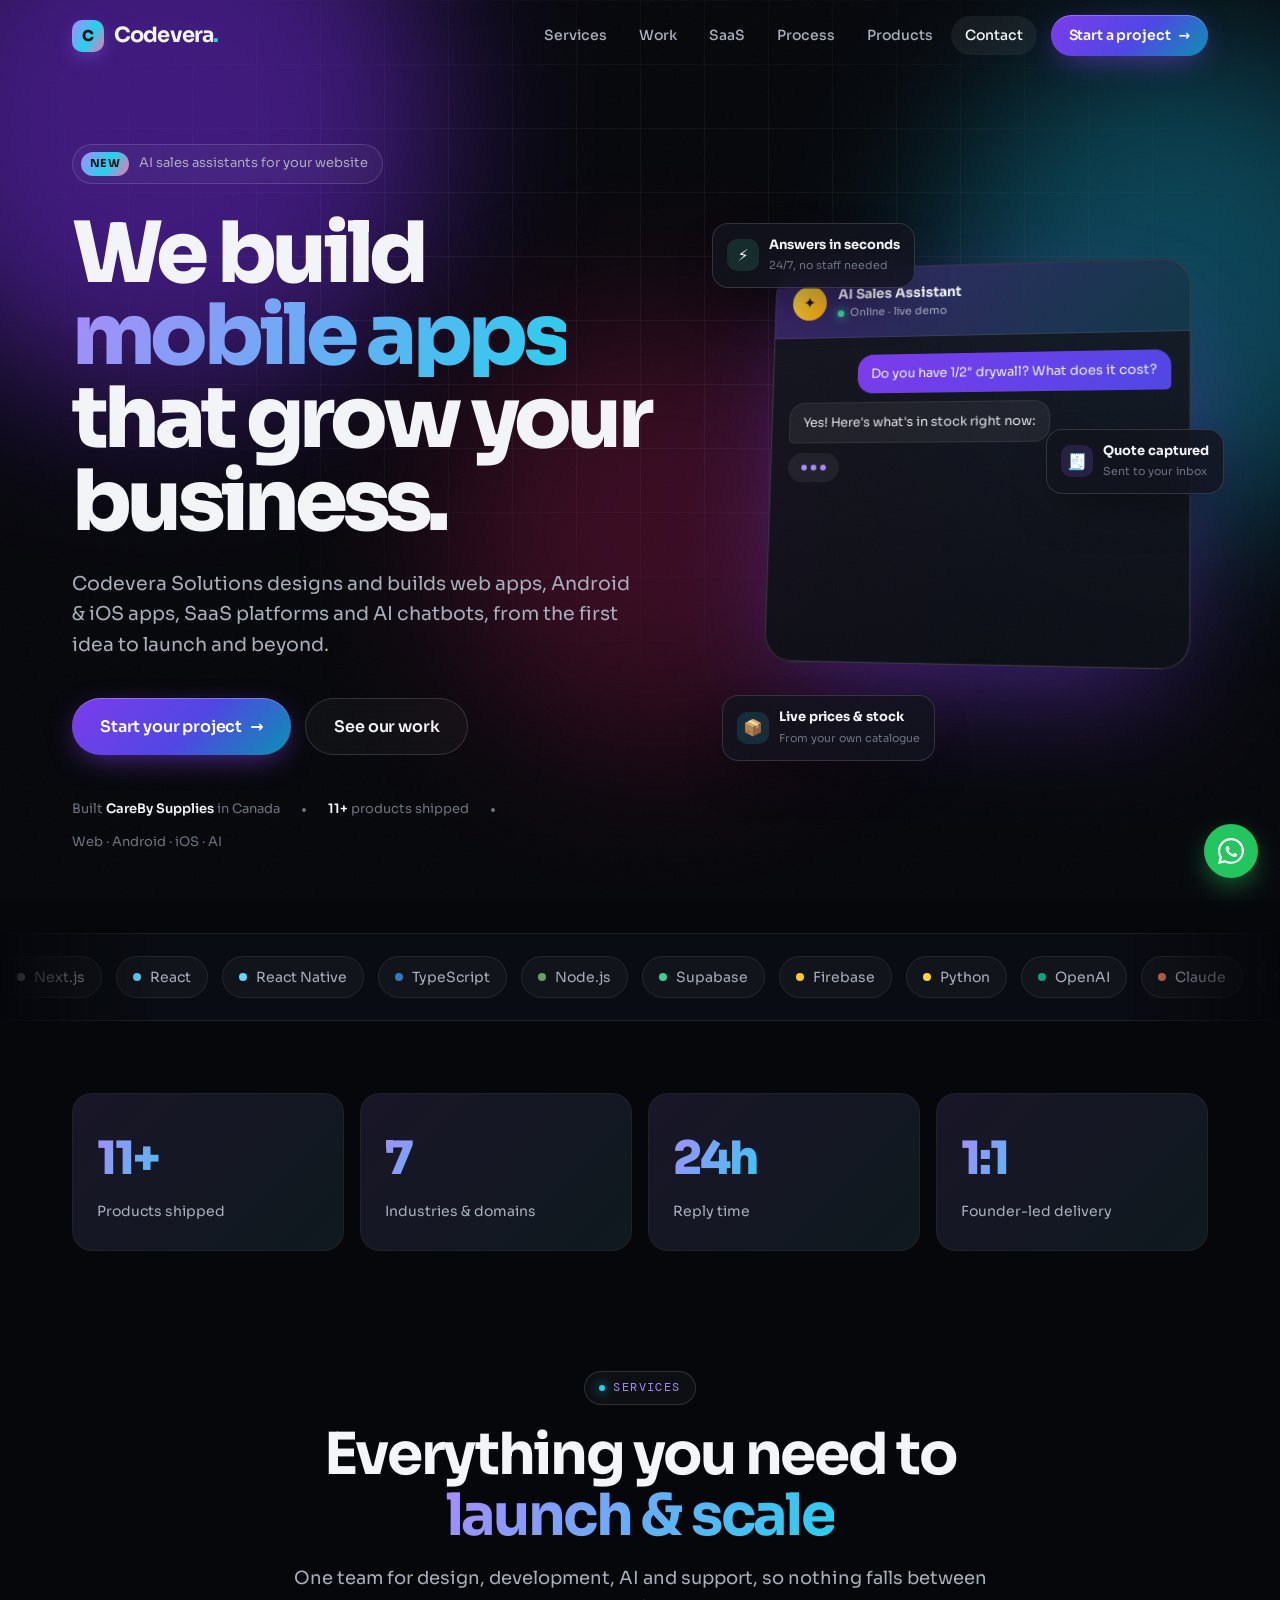
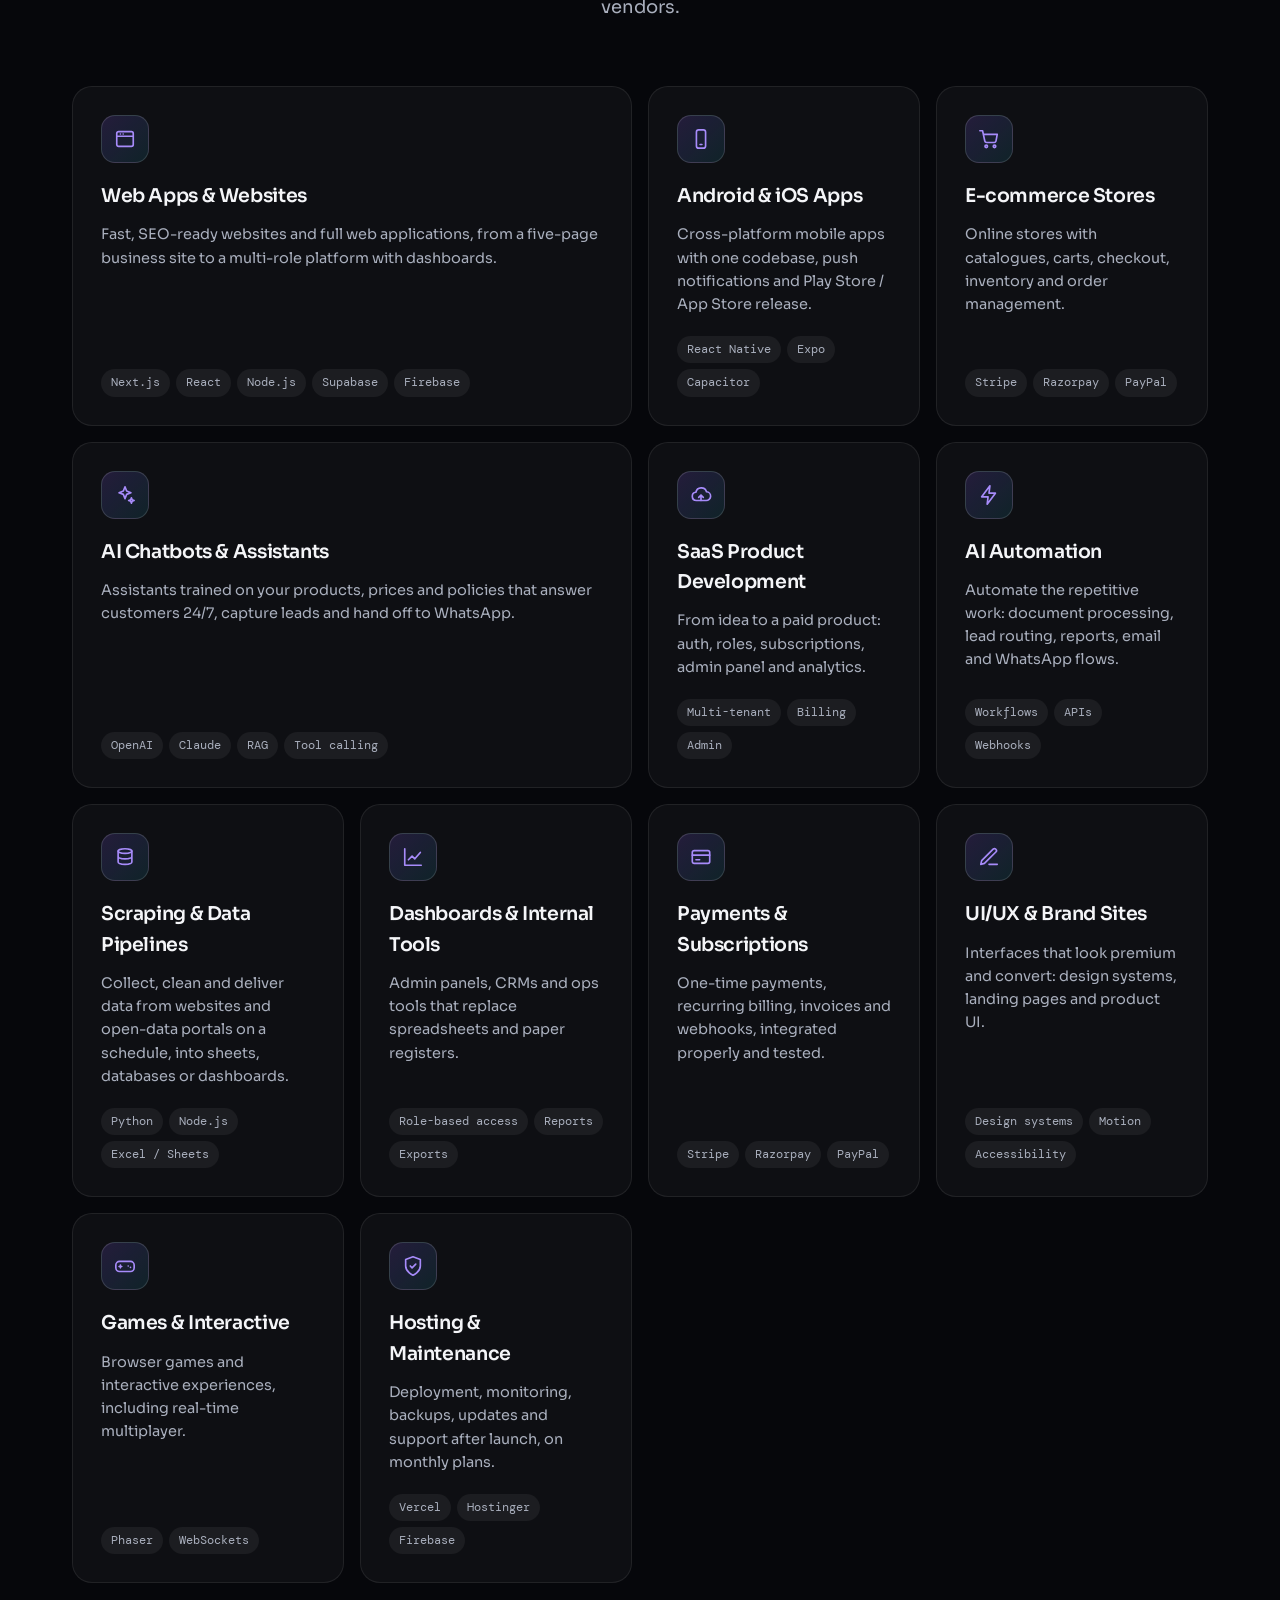
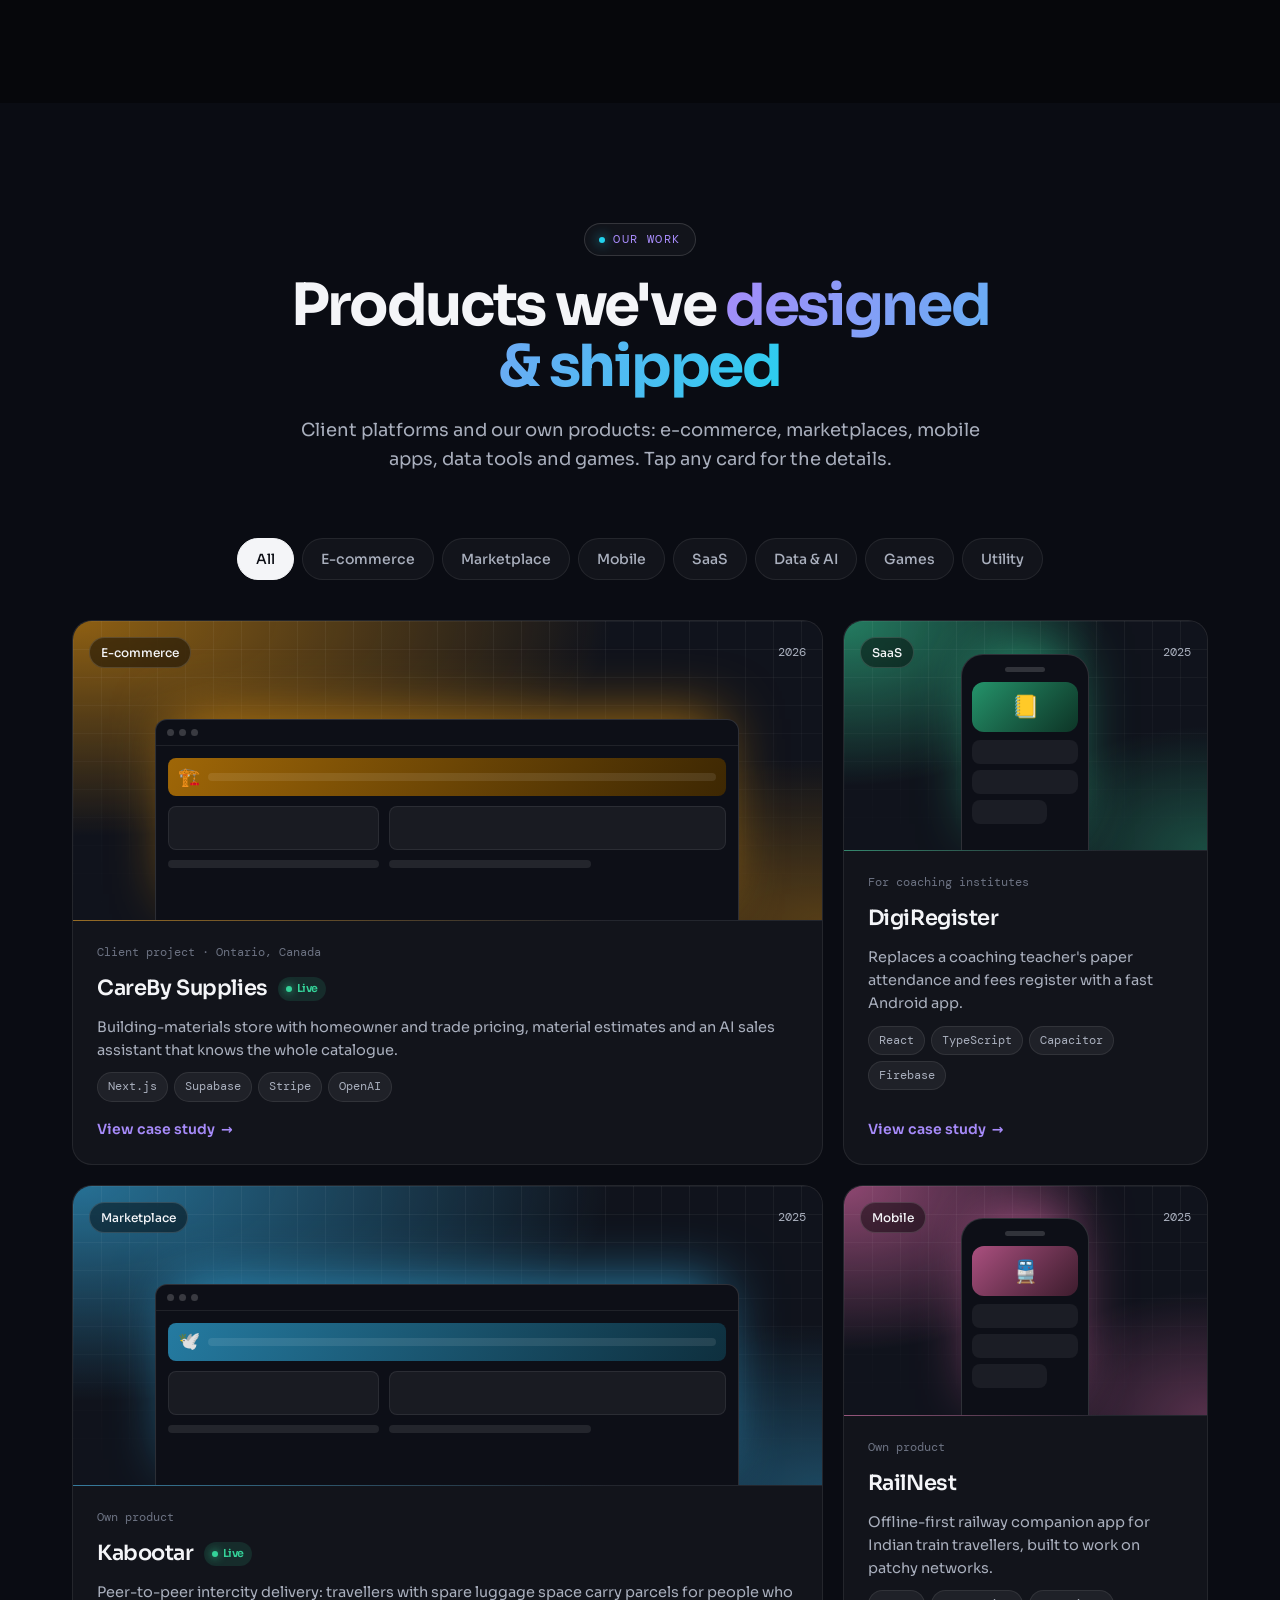
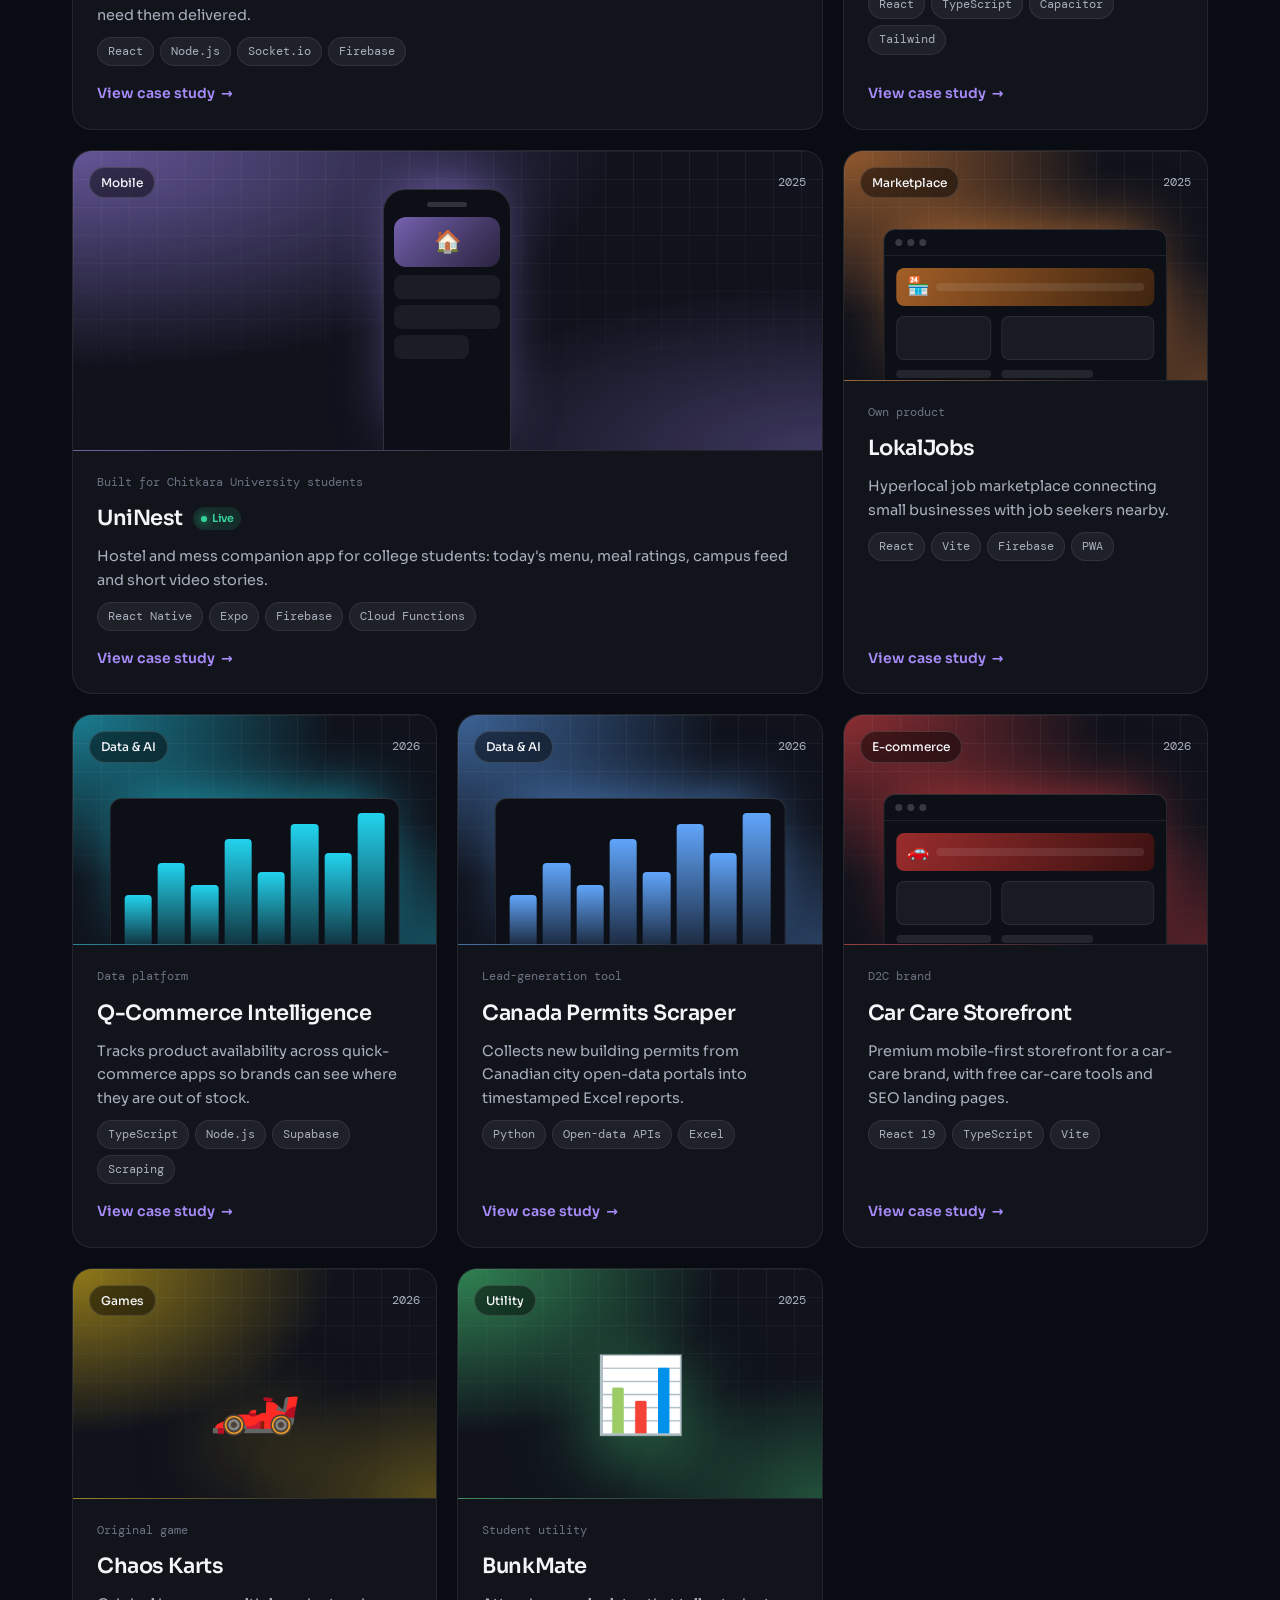
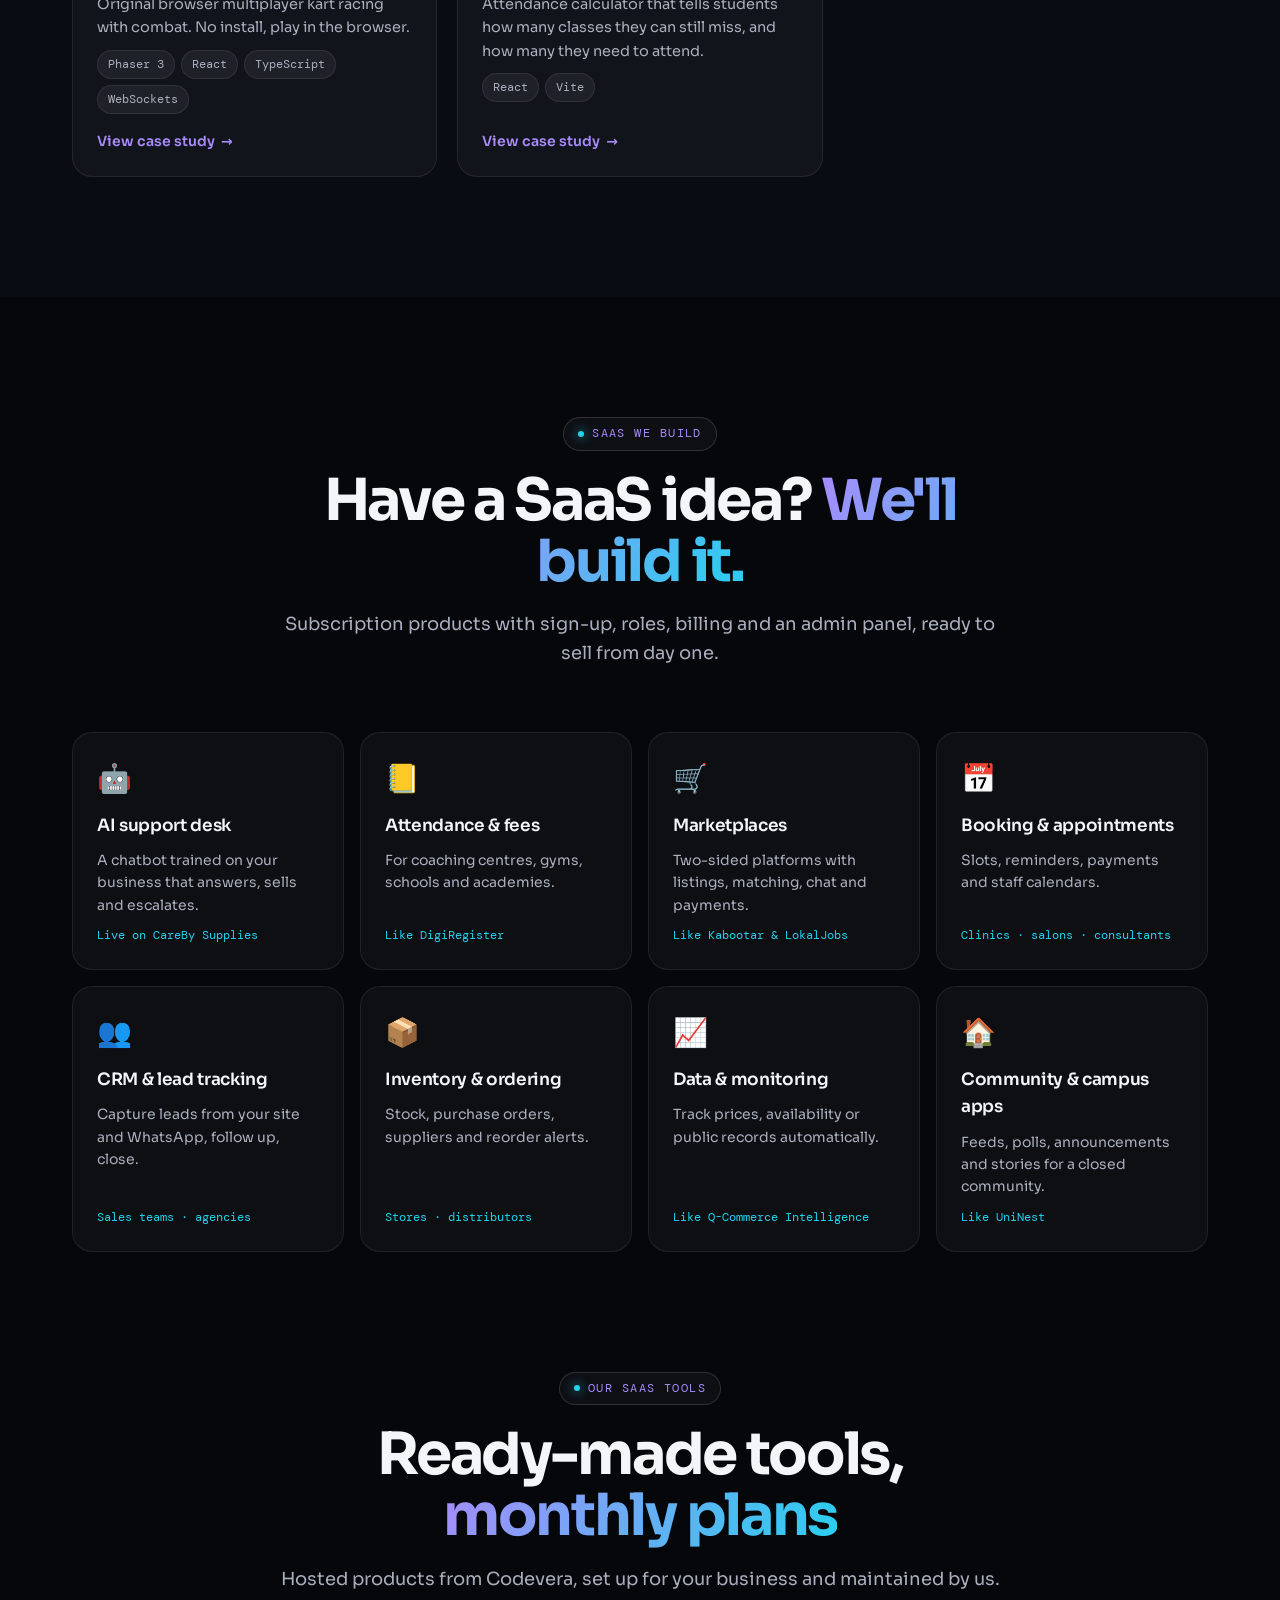
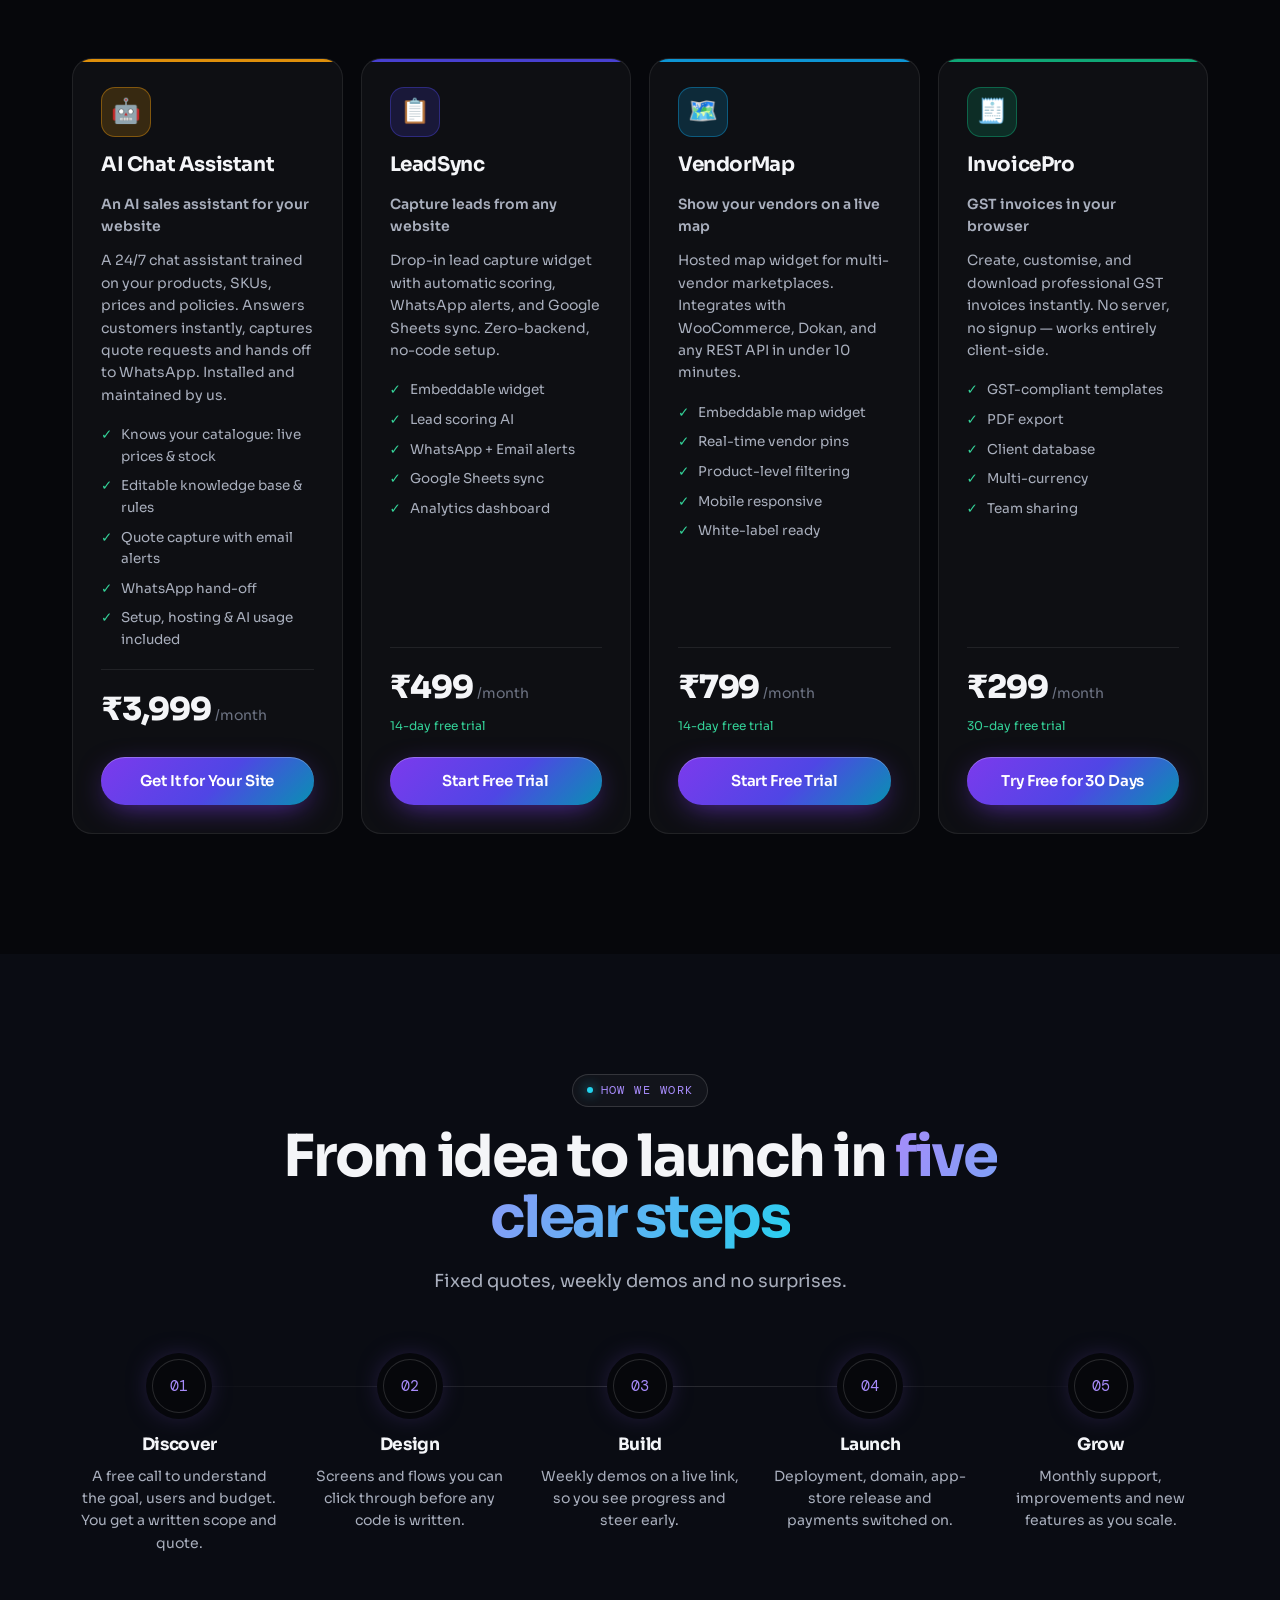
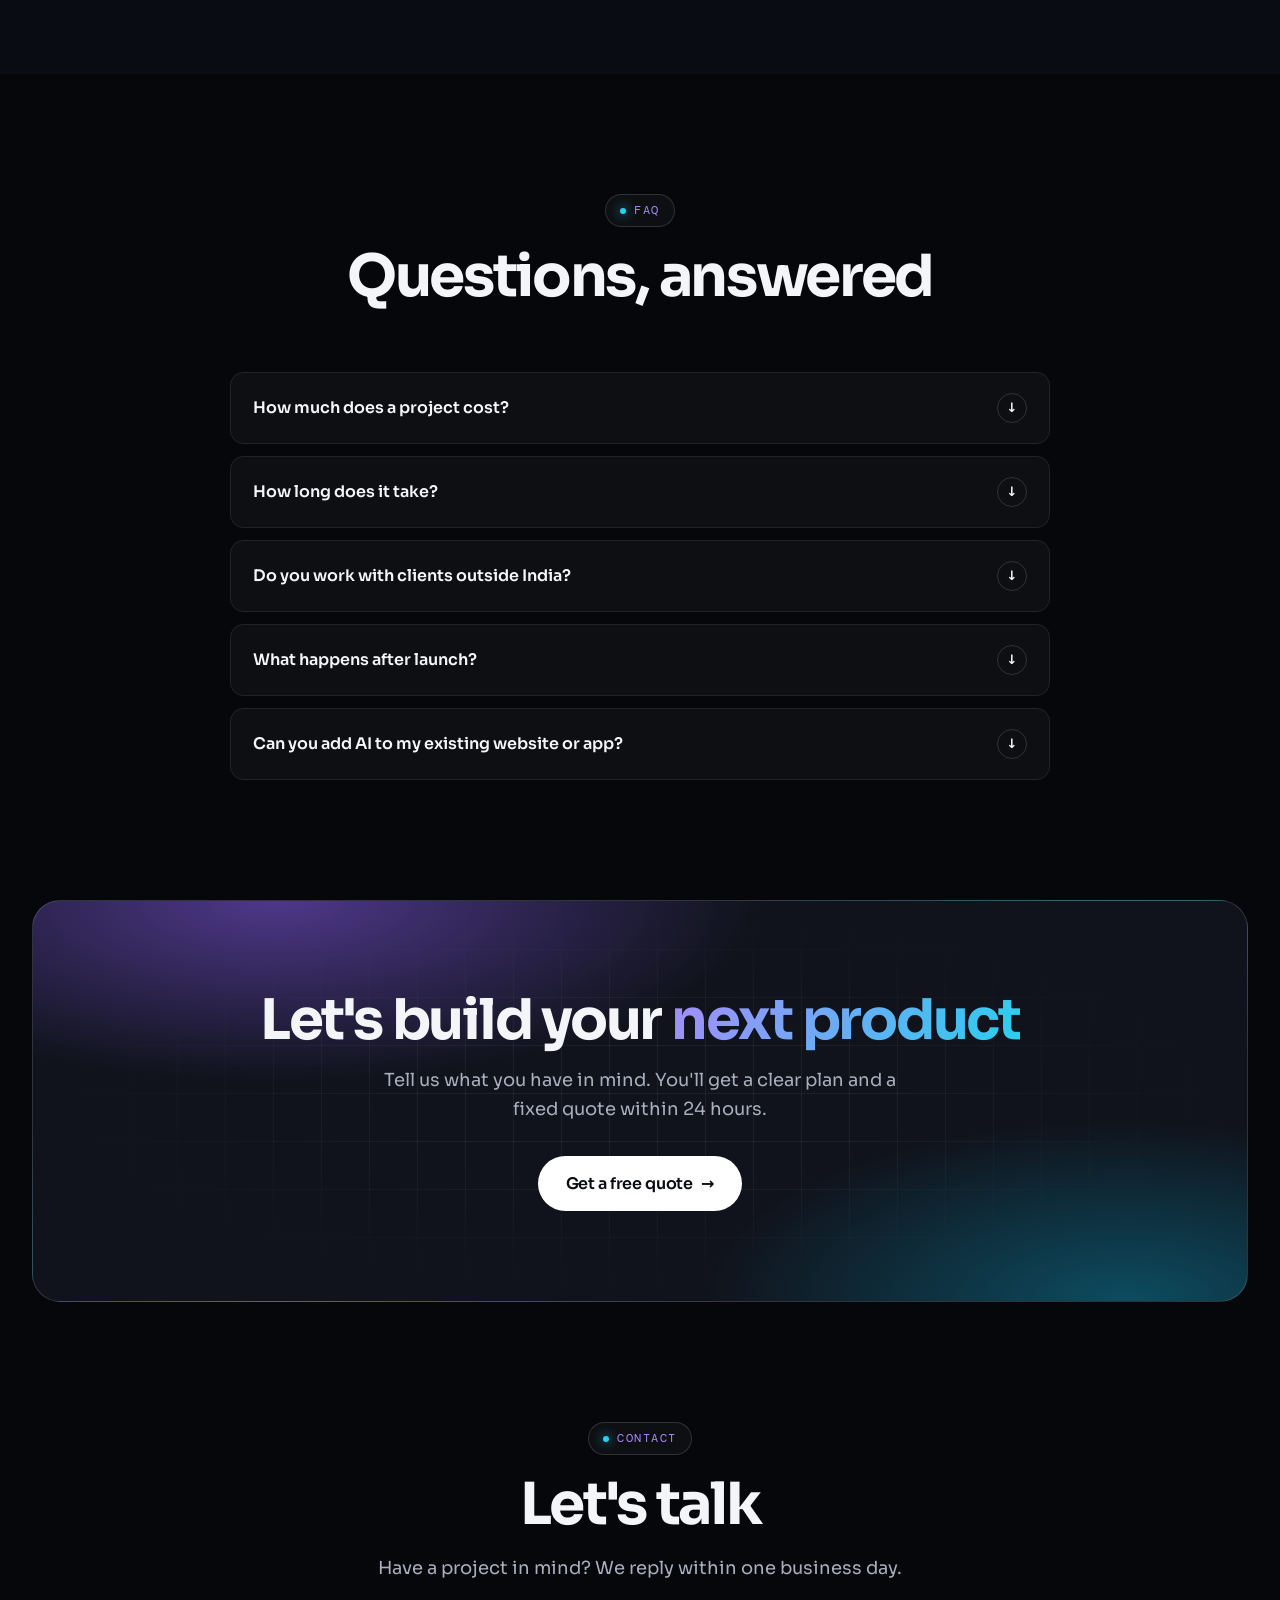
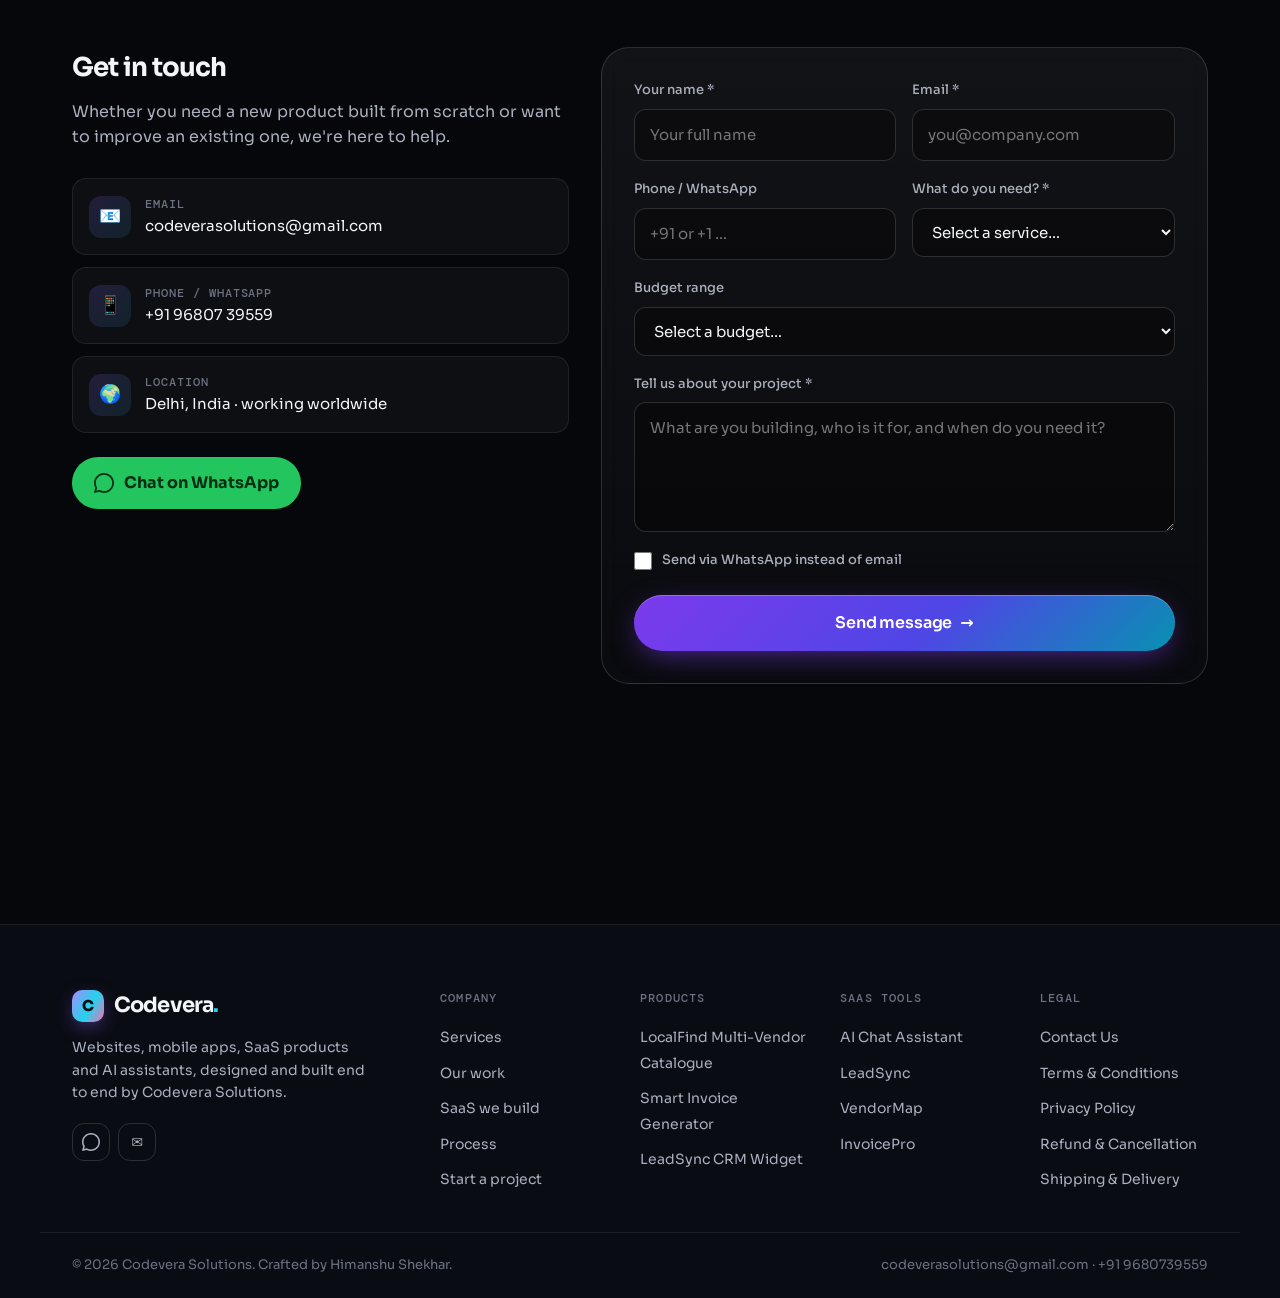
<file: index.html>
<!DOCTYPE html>
<html lang="en">
<head>
  <meta charset="UTF-8">
  <meta name="viewport" content="width=device-width, initial-scale=1.0">
  <meta name="description" content="Codevera Solutions builds websites, Android & iOS apps, SaaS products and AI chat assistants for businesses in India, Canada and worldwide.">
  <meta name="theme-color" content="#06070b">
  <meta property="og:title" content="Codevera Solutions — Websites, Apps, SaaS & AI">
  <meta property="og:description" content="We design and build websites, mobile apps, SaaS products and AI assistants. See our work: CareBy Supplies, Kabootar, UniNest and more.">
  <meta property="og:type" content="website">
  <title>Codevera Solutions — Websites, Apps, SaaS & AI</title>
  <link rel="preconnect" href="https://fonts.googleapis.com">
  <link rel="preconnect" href="https://fonts.gstatic.com" crossorigin>
  <link href="https://fonts.googleapis.com/css2?family=Sora:wght@300;400;500;600;700;800&family=DM+Mono:ital,wght@0,400;0,500;1,400&display=swap" rel="stylesheet">
  <link rel="stylesheet" href="css/style.css">
  <noscript><style>.reveal{opacity:1!important;transform:none!important}</style></noscript>
</head>
<body>

<nav id="navbar"></nav>

<!-- ── HERO ───────────────────────────────────────────────── -->
<section class="hero" id="home">
  <div class="aurora" aria-hidden="true"><i></i><i></i><i></i></div>
  <div class="grid-lines" aria-hidden="true"></div>

  <div class="hero-content">
    <div class="hero-text">
      <div class="hero-badge"><b>NEW</b> AI sales assistants for your website</div>
      <h1>
        We build<br>
        <span class="rotator" id="rotator"
              data-words='["websites","mobile apps","SaaS products","AI assistants","online stores"]'>
          <span class="word gradient-text">websites</span>
        </span><br>
        that grow your business.
      </h1>
      <p class="hero-desc">
        Codevera Solutions designs and builds web apps, Android &amp; iOS apps, SaaS platforms and
        AI chatbots, from the first idea to launch and beyond.
      </p>
      <div class="hero-cta">
        <a href="#contact" class="btn btn-primary btn-lg">Start your project <span class="arrow">→</span></a>
        <a href="#work" class="btn btn-secondary btn-lg">See our work</a>
      </div>
      <div class="hero-proof">
        <span>Built <strong>CareBy Supplies</strong> in Canada</span>
        <span class="sep"></span>
        <span><strong>11+</strong> products shipped</span>
        <span class="sep"></span>
        <span>Web · Android · iOS · AI</span>
      </div>
    </div>

    <div class="hero-visual" aria-label="Demo of an AI sales assistant built by Codevera">
      <div class="float-chip c1">
        <span class="ic" style="background:rgba(52,211,153,.15)">⚡</span>
        <div><b>Answers in seconds</b><small>24/7, no staff needed</small></div>
      </div>
      <div class="chat-demo">
        <div class="chat-head">
          <span class="chat-avatar">✦</span>
          <div><b>AI Sales Assistant</b><small>Online · live demo</small></div>
        </div>
        <div class="chat-body" id="chat-body" aria-live="off"></div>
      </div>
      <div class="float-chip c2">
        <span class="ic" style="background:rgba(139,92,246,.18)">🧾</span>
        <div><b>Quote captured</b><small>Sent to your inbox</small></div>
      </div>
      <div class="float-chip c3">
        <span class="ic" style="background:rgba(34,211,238,.15)">📦</span>
        <div><b>Live prices &amp; stock</b><small>From your own catalogue</small></div>
      </div>
    </div>
  </div>
</section>

<!-- ── TECH MARQUEE ───────────────────────────────────────── -->
<div class="marquee" aria-label="Technologies we use">
  <div class="marquee-track" id="tech-track"></div>
</div>

<!-- ── STATS ──────────────────────────────────────────────── -->
<div class="stats-bar">
  <div id="stats-grid" class="container"></div>
</div>

<!-- ── SERVICES ───────────────────────────────────────────── -->
<section class="section-pad" id="services">
  <div class="container">
    <div class="section-header reveal">
      <div class="section-tag">Services</div>
      <h2 class="section-title">Everything you need to <span class="gradient-text">launch &amp; scale</span></h2>
      <p class="section-desc">One team for design, development, AI and support, so nothing falls between vendors.</p>
    </div>
    <div id="services-grid" class="services-grid"></div>
    <p class="swipe-hint" aria-hidden="true">Swipe to see more</p>
  </div>
</section>

<!-- ── WORK ───────────────────────────────────────────────── -->
<section class="section-pad" id="work" style="background:var(--bg-2)">
  <div class="container">
    <div class="section-header reveal">
      <div class="section-tag">Our work</div>
      <h2 class="section-title">Products we've <span class="gradient-text">designed &amp; shipped</span></h2>
      <p class="section-desc">Client platforms and our own products: e-commerce, marketplaces, mobile apps, data tools and games. Tap any card for the details.</p>
    </div>
    <div id="project-filters" class="filter-bar"></div>
    <div id="projects-grid" class="projects-grid"></div>
  </div>
</section>

<!-- ── SAAS WE BUILD ──────────────────────────────────────── -->
<section class="section-pad" id="build">
  <div class="container">
    <div class="section-header reveal">
      <div class="section-tag">SaaS we build</div>
      <h2 class="section-title">Have a SaaS idea? <span class="gradient-text">We'll build it.</span></h2>
      <p class="section-desc">Subscription products with sign-up, roles, billing and an admin panel, ready to sell from day one.</p>
    </div>
    <div id="build-grid" class="build-grid"></div>
    <p class="swipe-hint" aria-hidden="true">Swipe to see more</p>
  </div>
</section>

<!-- ── OUR SAAS TOOLS ─────────────────────────────────────── -->
<section class="section-pad" id="saas" style="padding-top:0">
  <div class="container">
    <div class="section-header reveal">
      <div class="section-tag">Our SaaS tools</div>
      <h2 class="section-title">Ready-made tools, <span class="gradient-text">monthly plans</span></h2>
      <p class="section-desc">Hosted products from Codevera, set up for your business and maintained by us.</p>
    </div>
    <div id="saas-grid" class="saas-grid"></div>
    <p class="swipe-hint" aria-hidden="true">Swipe to see more</p>
  </div>
</section>

<!-- ── PROCESS ────────────────────────────────────────────── -->
<section class="section-pad" id="process" style="background:var(--bg-2)">
  <div class="container">
    <div class="section-header reveal">
      <div class="section-tag">How we work</div>
      <h2 class="section-title">From idea to launch in <span class="gradient-text">five clear steps</span></h2>
      <p class="section-desc">Fixed quotes, weekly demos and no surprises.</p>
    </div>
    <div id="process-steps" class="process"></div>
  </div>
</section>

<!-- ── FAQ ────────────────────────────────────────────────── -->
<section class="section-pad" id="faq">
  <div class="container">
    <div class="section-header reveal">
      <div class="section-tag">FAQ</div>
      <h2 class="section-title">Questions, answered</h2>
    </div>
    <div id="home-faq" class="faq-list"></div>
  </div>
</section>

<!-- ── CTA BAND ───────────────────────────────────────────── -->
<div class="cta-band reveal">
  <h2>Let's build your <span class="gradient-text">next product</span></h2>
  <p>Tell us what you have in mind. You'll get a clear plan and a fixed quote within 24 hours.</p>
  <a href="#contact" class="btn btn-white btn-lg">Get a free quote <span class="arrow">→</span></a>
</div>

<!-- ── CONTACT ────────────────────────────────────────────── -->
<section class="section-pad" id="contact">
  <div class="container">
    <div class="section-header reveal">
      <div class="section-tag">Contact</div>
      <h2 class="section-title">Let's talk</h2>
      <p class="section-desc">Have a project in mind? We reply within one business day.</p>
    </div>

    <div class="contact-grid">
      <div class="contact-info reveal">
        <h3>Get in touch</h3>
        <p>Whether you need a new product built from scratch or want to improve an existing one, we're here to help.</p>
        <div class="contact-details">
          <div class="contact-item">
            <div class="contact-item-icon">📧</div>
            <div class="contact-item-text">
              <h4>Email</h4>
              <p><a href="mailto:codeverasolutions@gmail.com">codeverasolutions@gmail.com</a></p>
            </div>
          </div>
          <div class="contact-item">
            <div class="contact-item-icon">📱</div>
            <div class="contact-item-text">
              <h4>Phone / WhatsApp</h4>
              <p><a href="tel:+919680739559">+91 96807 39559</a></p>
            </div>
          </div>
          <div class="contact-item">
            <div class="contact-item-icon">🌍</div>
            <div class="contact-item-text">
              <h4>Location</h4>
              <p>Delhi, India · working worldwide</p>
            </div>
          </div>
        </div>
        <a href="https://wa.me/919680739559?text=Hi%2C%20I%27m%20interested%20in%20your%20services"
           target="_blank" rel="noopener" class="contact-wa-btn">
          <svg width="20" height="20" viewBox="0 0 32 32" fill="currentColor" aria-hidden="true"><path d="M16 0C7.164 0 0 7.164 0 16c0 2.832.736 5.488 2.02 7.796L0 32l8.416-1.984C10.656 31.144 13.248 31.8 16 31.8c8.836 0 16-7.164 16-16S24.836 0 16 0zm0 29.2c-2.464 0-4.784-.652-6.796-1.808l-.484-.288-4.96 1.336 1.36-4.816-.324-.508C3.524 20.984 2.8 18.56 2.8 16 2.8 8.716 8.716 2.8 16 2.8S29.2 8.716 29.2 16 23.284 29.2 16 29.2z"/></svg>
          Chat on WhatsApp
        </a>
      </div>

      <div class="contact-form-card reveal" style="--d:.1s">
        <form id="contactForm">
          <div class="form-row">
            <div class="form-group">
              <label for="name">Your name *</label>
              <input type="text" id="name" name="name" required placeholder="Your full name">
            </div>
            <div class="form-group">
              <label for="email">Email *</label>
              <input type="email" id="email" name="email" required placeholder="you@company.com">
            </div>
          </div>
          <div class="form-row">
            <div class="form-group">
              <label for="phone">Phone / WhatsApp</label>
              <input type="tel" id="phone" name="phone" placeholder="+91 or +1 …">
            </div>
            <div class="form-group">
              <label for="service">What do you need? *</label>
              <select id="service" name="service" required>
                <option value="">Select a service…</option>
                <option>Website / Web app</option>
                <option>Android / iOS app</option>
                <option>E-commerce store</option>
                <option>SaaS product</option>
                <option>AI chatbot / assistant</option>
                <option>Automation / data scraping</option>
                <option>Dashboard / internal tool</option>
                <option>Maintenance &amp; support</option>
                <option>Other</option>
              </select>
            </div>
          </div>
          <div class="form-group">
            <label for="budget">Budget range</label>
            <select id="budget" name="budget">
              <option value="">Select a budget…</option>
              <option>Under ₹25,000</option>
              <option>₹25,000 – ₹75,000</option>
              <option>₹75,000 – ₹2,00,000</option>
              <option>₹2,00,000 – ₹5,00,000</option>
              <option>₹5,00,000+</option>
              <option>Let's discuss</option>
            </select>
          </div>
          <div class="form-group">
            <label for="message">Tell us about your project *</label>
            <textarea id="message" name="message" required placeholder="What are you building, who is it for, and when do you need it?"></textarea>
          </div>
          <div class="form-group" style="margin-bottom:0">
            <label style="display:flex;align-items:center;gap:10px;cursor:pointer;font-weight:500">
              <input type="checkbox" id="whatsapp" name="whatsapp" value="yes">
              Send via WhatsApp instead of email
            </label>
          </div>
          <div style="margin-top:24px">
            <button type="submit" class="btn btn-primary btn-full btn-lg">Send message <span class="arrow">→</span></button>
          </div>
        </form>
      </div>
    </div>
  </div>
</section>

<!-- case-study modal (filled by openProject in render.js) -->
<div class="modal" id="project-modal" role="dialog" aria-modal="true" aria-label="Project case study" aria-hidden="true">
  <div class="modal-card"></div>
</div>

<div id="whatsapp-float"></div>
<footer id="site-footer"></footer>

<script src="js/data.js"></script>
<script src="js/render.js"></script>
<script src="js/main.js"></script>
</body>
</html>
</file>
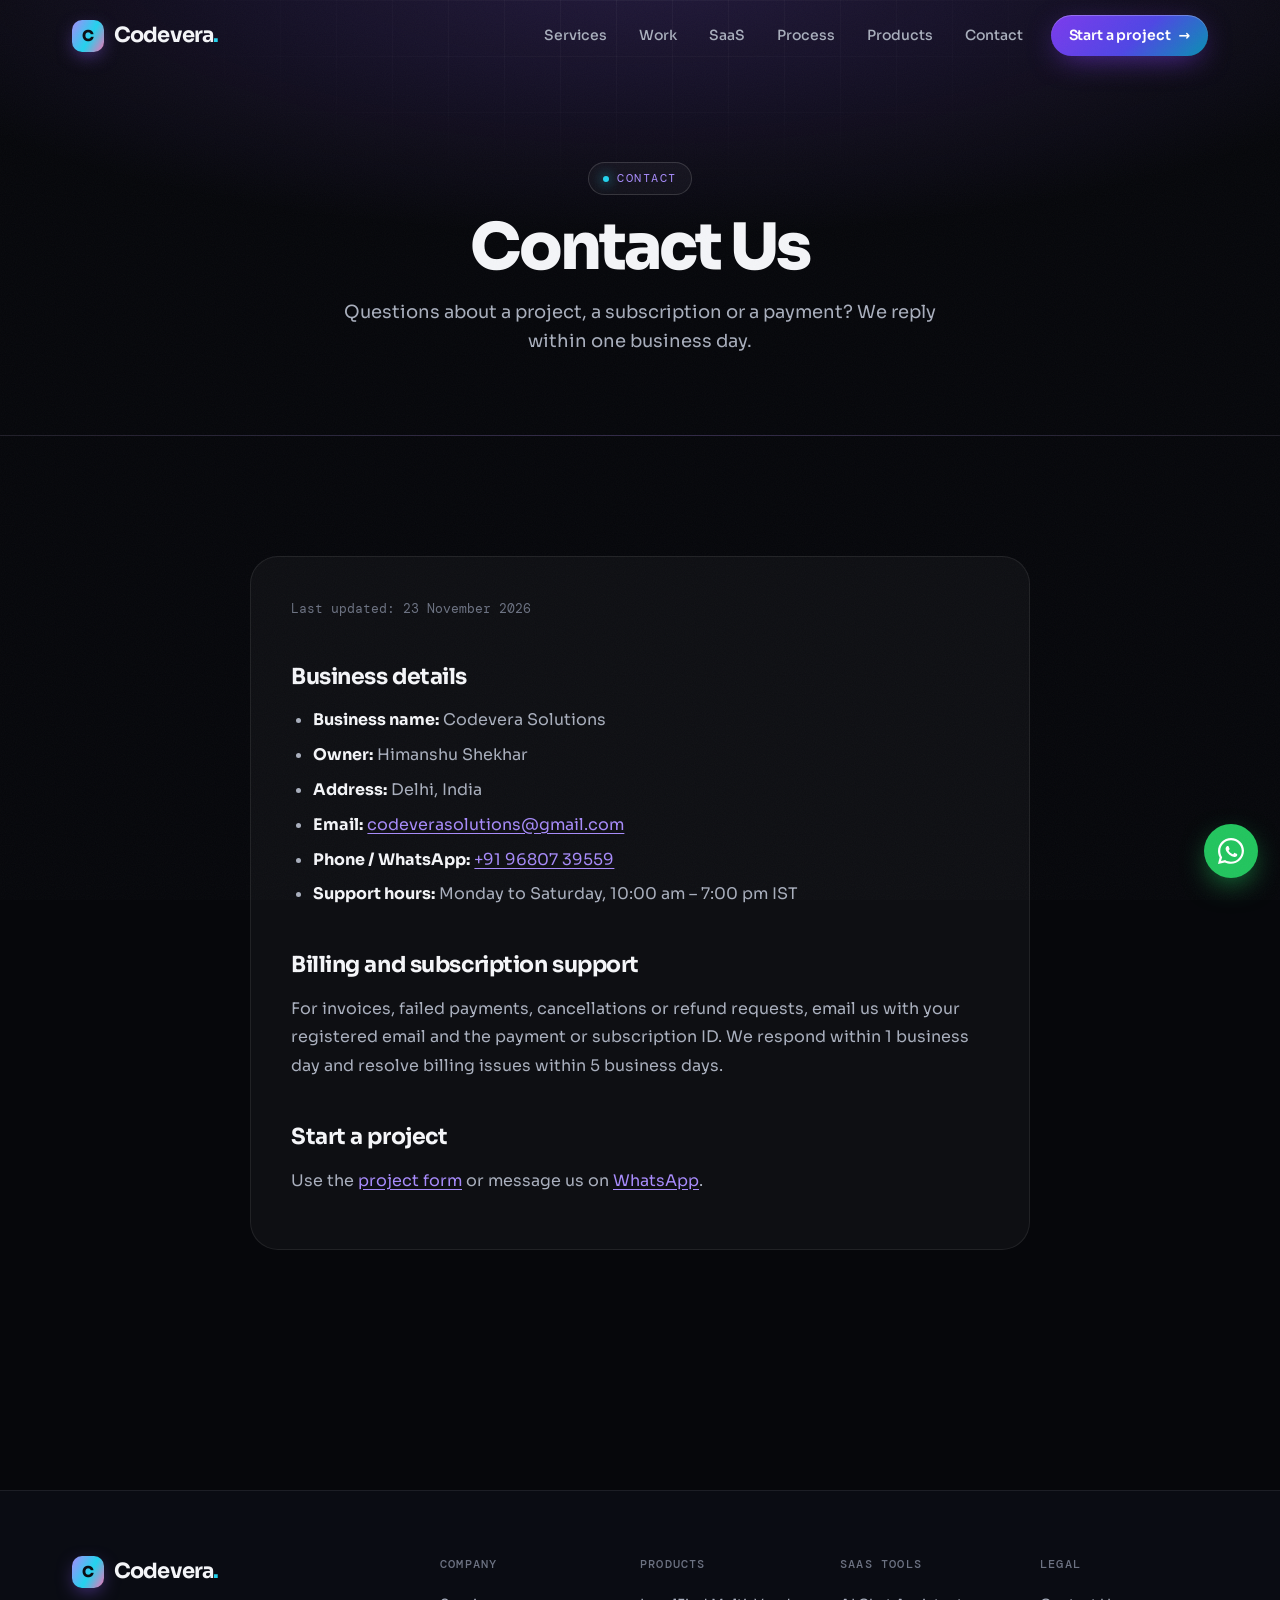
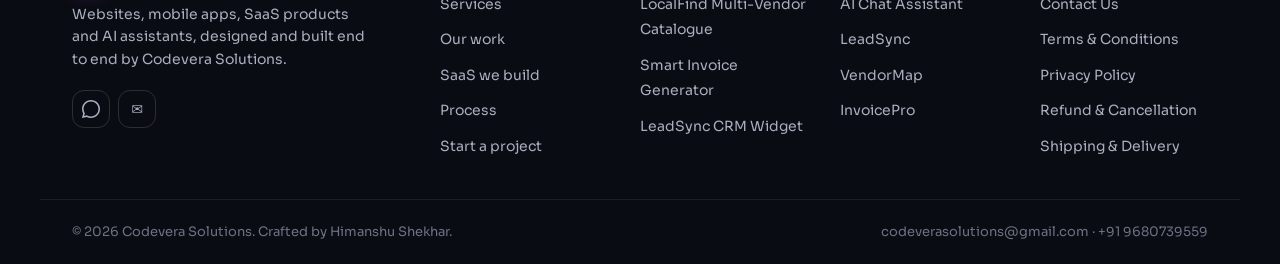
<file: contact.html>
<!DOCTYPE html>
<html lang="en">
<head>
  <meta charset="UTF-8">
  <meta name="viewport" content="width=device-width, initial-scale=1.0">
  <meta name="description" content="Contact Codevera Solutions for software development, SaaS subscriptions and support.">
  <title>Contact Us — Codevera Solutions</title>
  <link rel="preconnect" href="https://fonts.googleapis.com">
  <link rel="preconnect" href="https://fonts.gstatic.com" crossorigin>
  <link href="https://fonts.googleapis.com/css2?family=Sora:wght@300;400;500;600;700;800&family=DM+Mono:ital,wght@0,400;0,500;1,400&display=swap" rel="stylesheet">
  <link rel="stylesheet" href="css/style.css">
  <noscript><style>.reveal,.reveal-stagger>*{opacity:1!important;transform:none!important}</style></noscript>
</head>
<body>

<nav id="navbar"></nav>

<section class="page-hero">
  <div class="container">
    <div class="section-tag">Contact</div>
    <h1>Contact Us</h1>
    <p>Questions about a project, a subscription or a payment? We reply within one business day.</p>
  </div>
</section>

<section class="section-pad">
  <div class="container">
    <article class="legal-content">
      <p class="legal-updated">Last updated: 23 November 2026</p>

      <h2>Business details</h2>
      <ul>
        <li><strong>Business name:</strong> Codevera Solutions</li>
        <li><strong>Owner:</strong> Himanshu Shekhar</li>
        <li><strong>Address:</strong> Delhi, India</li>
        <li><strong>Email:</strong> <a href="mailto:codeverasolutions@gmail.com">codeverasolutions@gmail.com</a></li>
        <li><strong>Phone / WhatsApp:</strong> <a href="tel:+919680739559">+91 96807 39559</a></li>
        <li><strong>Support hours:</strong> Monday to Saturday, 10:00 am – 7:00 pm IST</li>
      </ul>

      <h2>Billing and subscription support</h2>
      <p>For invoices, failed payments, cancellations or refund requests, email us with your registered email and the
      payment or subscription ID. We respond within 1 business day and resolve billing issues within 5 business days.</p>

      <h2>Start a project</h2>
      <p>Use the <a href="index.html#contact">project form</a> or message us on
      <a href="https://wa.me/919680739559" target="_blank" rel="noopener">WhatsApp</a>.</p>

    </article>
  </div>
</section>

<div id="whatsapp-float"></div>
<footer id="site-footer"></footer>

<script src="js/data.js"></script>
<script src="js/render.js"></script>
<script src="js/main.js"></script>
</body>
</html>
</file>
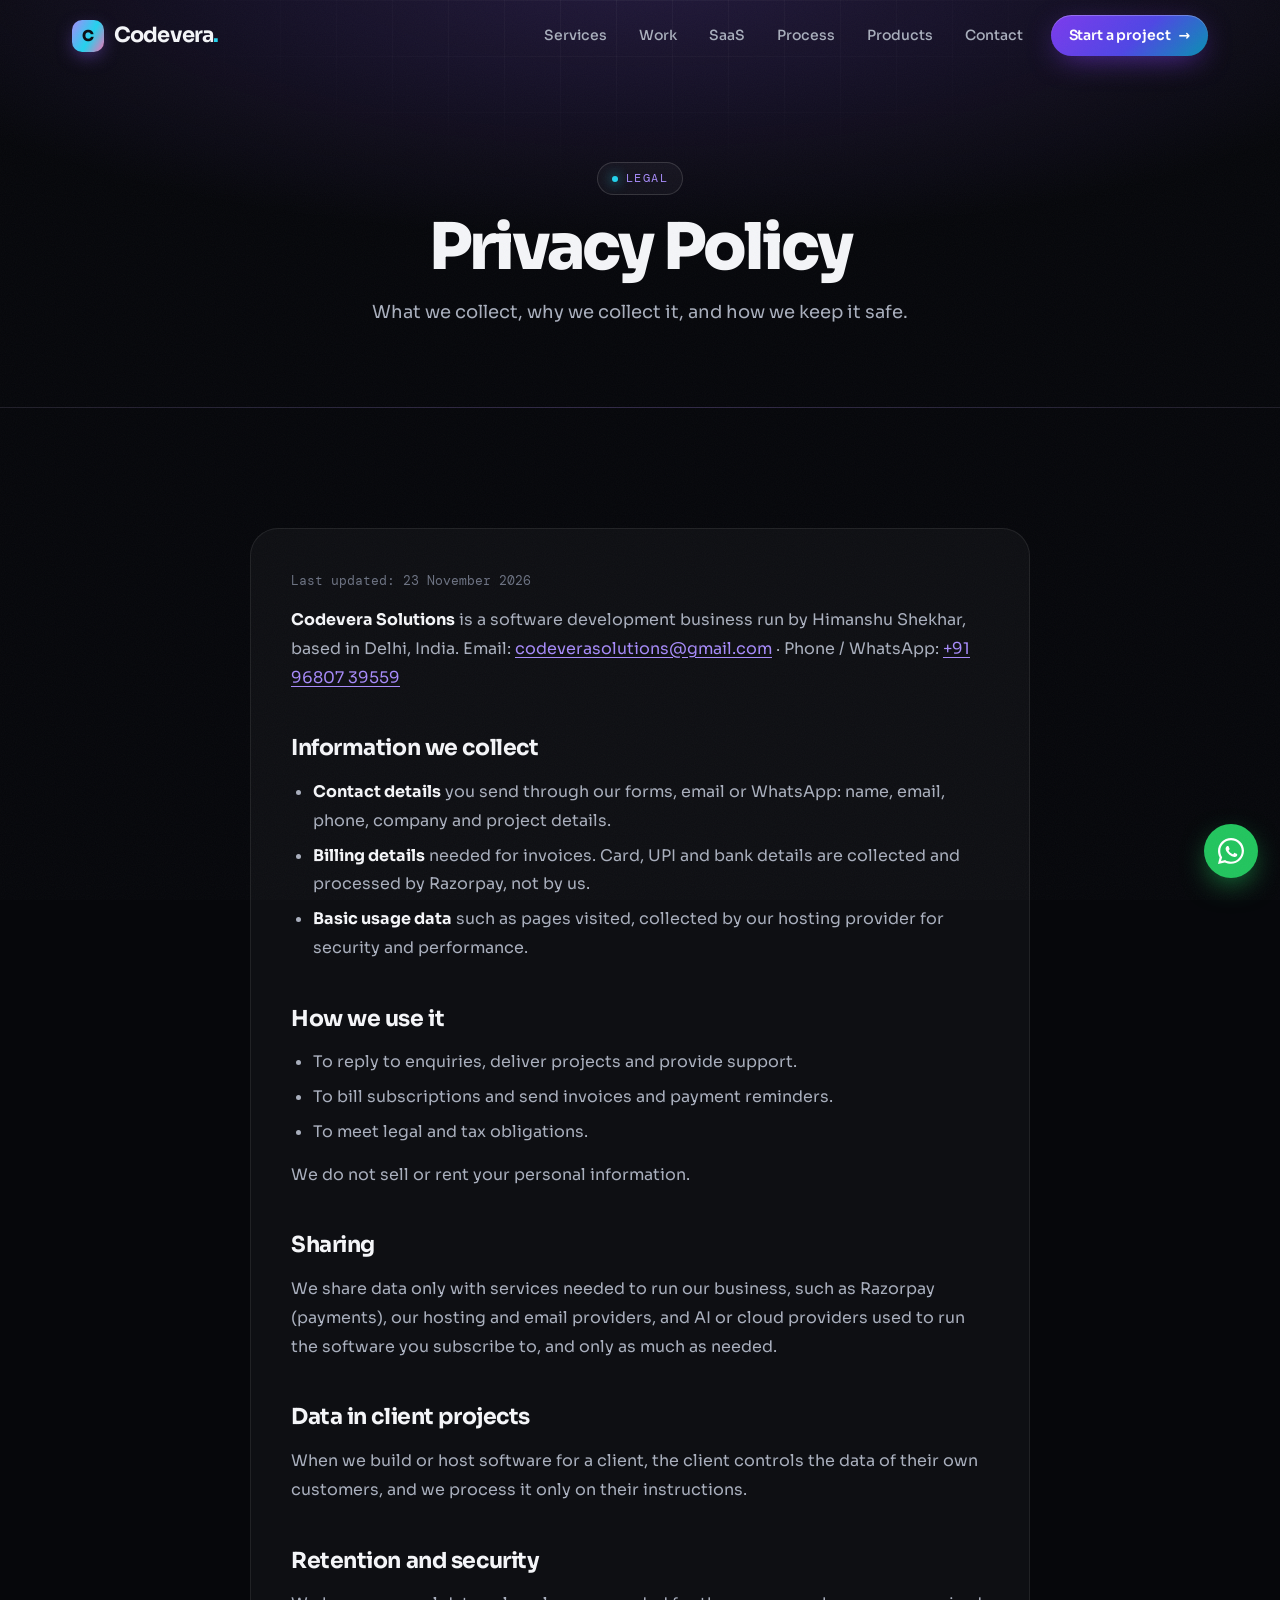
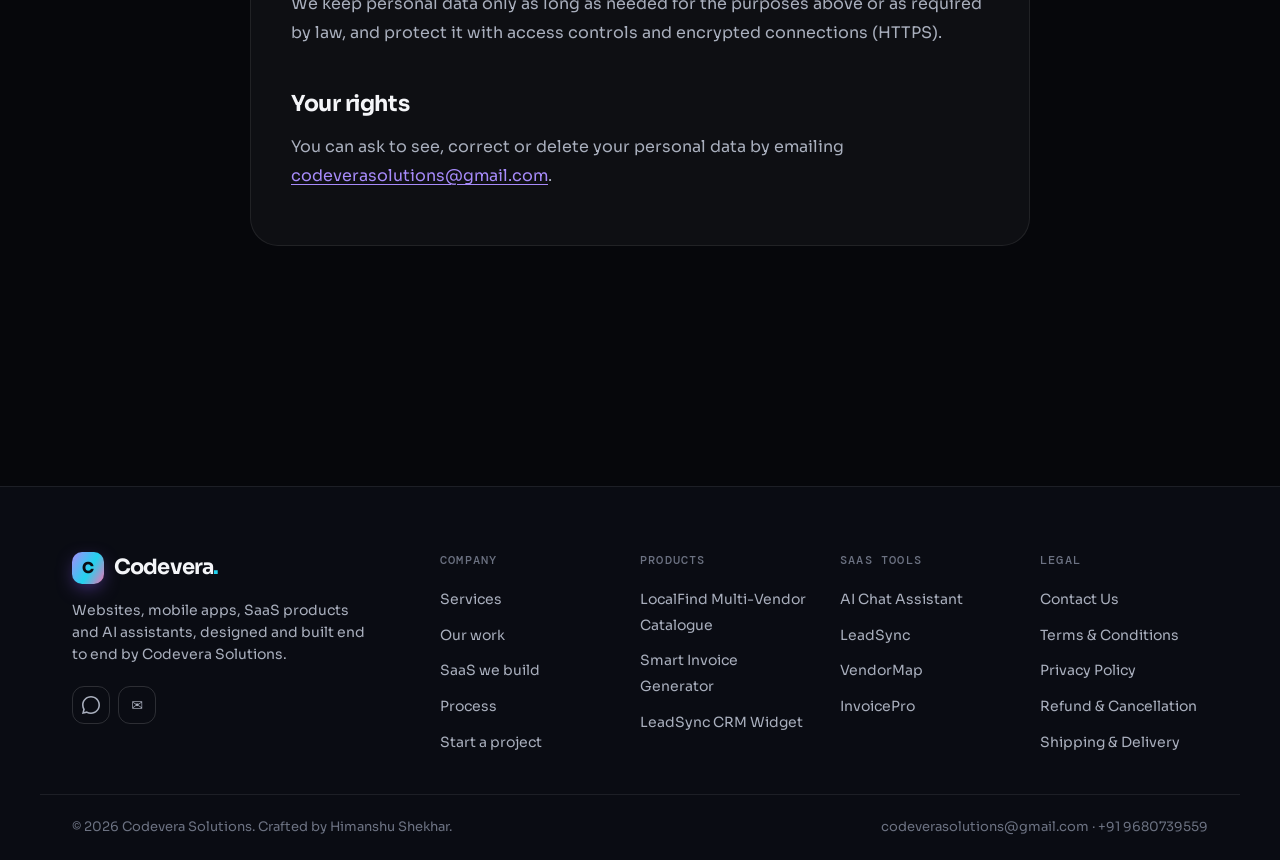
<file: privacy-policy.html>
<!DOCTYPE html>
<html lang="en">
<head>
  <meta charset="UTF-8">
  <meta name="viewport" content="width=device-width, initial-scale=1.0">
  <meta name="description" content="How Codevera Solutions collects, uses and protects personal information.">
  <title>Privacy Policy — Codevera Solutions</title>
  <link rel="preconnect" href="https://fonts.googleapis.com">
  <link rel="preconnect" href="https://fonts.gstatic.com" crossorigin>
  <link href="https://fonts.googleapis.com/css2?family=Sora:wght@300;400;500;600;700;800&family=DM+Mono:ital,wght@0,400;0,500;1,400&display=swap" rel="stylesheet">
  <link rel="stylesheet" href="css/style.css">
  <noscript><style>.reveal,.reveal-stagger>*{opacity:1!important;transform:none!important}</style></noscript>
</head>
<body>

<nav id="navbar"></nav>

<section class="page-hero">
  <div class="container">
    <div class="section-tag">Legal</div>
    <h1>Privacy Policy</h1>
    <p>What we collect, why we collect it, and how we keep it safe.</p>
  </div>
</section>

<section class="section-pad">
  <div class="container">
    <article class="legal-content">
      <p class="legal-updated">Last updated: 23 November 2026</p>

      <p><strong>Codevera Solutions</strong> is a software development business run by Himanshu Shekhar, based in Delhi, India.
      Email: <a href="mailto:codeverasolutions@gmail.com">codeverasolutions@gmail.com</a> · Phone / WhatsApp: <a href="tel:+919680739559">+91 96807 39559</a></p>

      <h2>Information we collect</h2>
      <ul>
        <li><strong>Contact details</strong> you send through our forms, email or WhatsApp: name, email, phone, company and project details.</li>
        <li><strong>Billing details</strong> needed for invoices. Card, UPI and bank details are collected and processed by Razorpay, not by us.</li>
        <li><strong>Basic usage data</strong> such as pages visited, collected by our hosting provider for security and performance.</li>
      </ul>

      <h2>How we use it</h2>
      <ul>
        <li>To reply to enquiries, deliver projects and provide support.</li>
        <li>To bill subscriptions and send invoices and payment reminders.</li>
        <li>To meet legal and tax obligations.</li>
      </ul>
      <p>We do not sell or rent your personal information.</p>

      <h2>Sharing</h2>
      <p>We share data only with services needed to run our business, such as Razorpay (payments), our hosting and email
      providers, and AI or cloud providers used to run the software you subscribe to, and only as much as needed.</p>

      <h2>Data in client projects</h2>
      <p>When we build or host software for a client, the client controls the data of their own customers, and we process it
      only on their instructions.</p>

      <h2>Retention and security</h2>
      <p>We keep personal data only as long as needed for the purposes above or as required by law, and protect it with
      access controls and encrypted connections (HTTPS).</p>

      <h2>Your rights</h2>
      <p>You can ask to see, correct or delete your personal data by emailing
      <a href="mailto:codeverasolutions@gmail.com">codeverasolutions@gmail.com</a>.</p>

    </article>
  </div>
</section>

<div id="whatsapp-float"></div>
<footer id="site-footer"></footer>

<script src="js/data.js"></script>
<script src="js/render.js"></script>
<script src="js/main.js"></script>
</body>
</html>
</file>
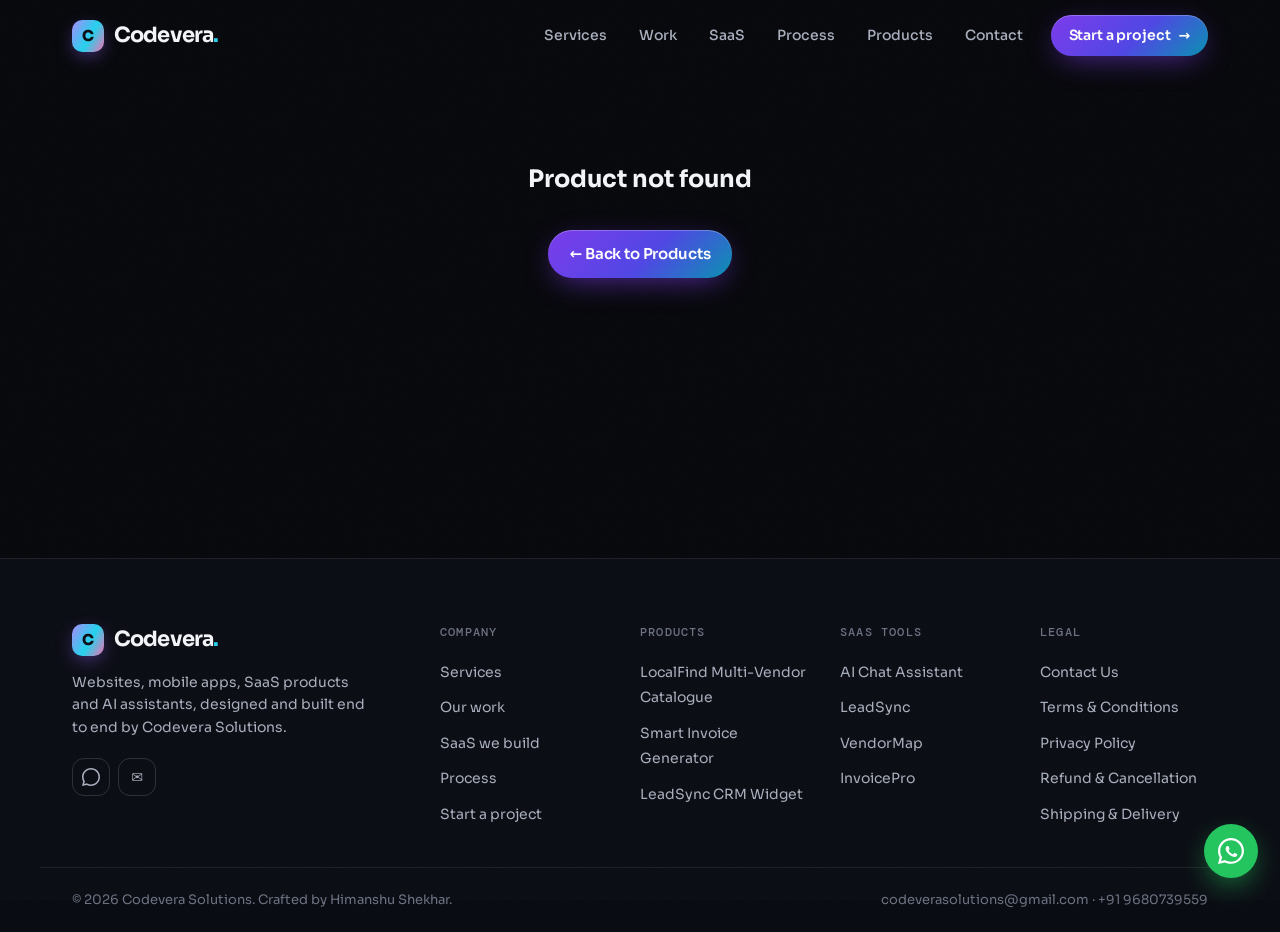
<file: product.html>
<!DOCTYPE html>
<html lang="en">
<head>
  <meta charset="UTF-8">
  <meta name="viewport" content="width=device-width, initial-scale=1.0">
  <title>Product — Codevera Solutions</title>
  <link rel="preconnect" href="https://fonts.googleapis.com">
  <link rel="preconnect" href="https://fonts.gstatic.com" crossorigin>
  <link href="https://fonts.googleapis.com/css2?family=Sora:wght@300;400;500;600;700;800&family=DM+Mono:ital,wght@0,400;0,500;1,400&display=swap" rel="stylesheet">
  <link rel="stylesheet" href="css/style.css">
  <noscript><style>.reveal,.reveal-stagger>*{opacity:1!important;transform:none!important}</style></noscript>
</head>
<body>

<nav id="navbar"></nav>

<!-- Product detail is fully rendered by renderProductDetail() from render.js -->
<div id="product-detail"></div>

<div id="whatsapp-float"></div>
<footer id="site-footer"></footer>

<script src="js/data.js"></script>
<script src="js/render.js"></script>
<script src="js/main.js"></script>
<!-- <script src="https://checkout.razorpay.com/v1/checkout.js"></script> -->
</body>
</html>
</file>
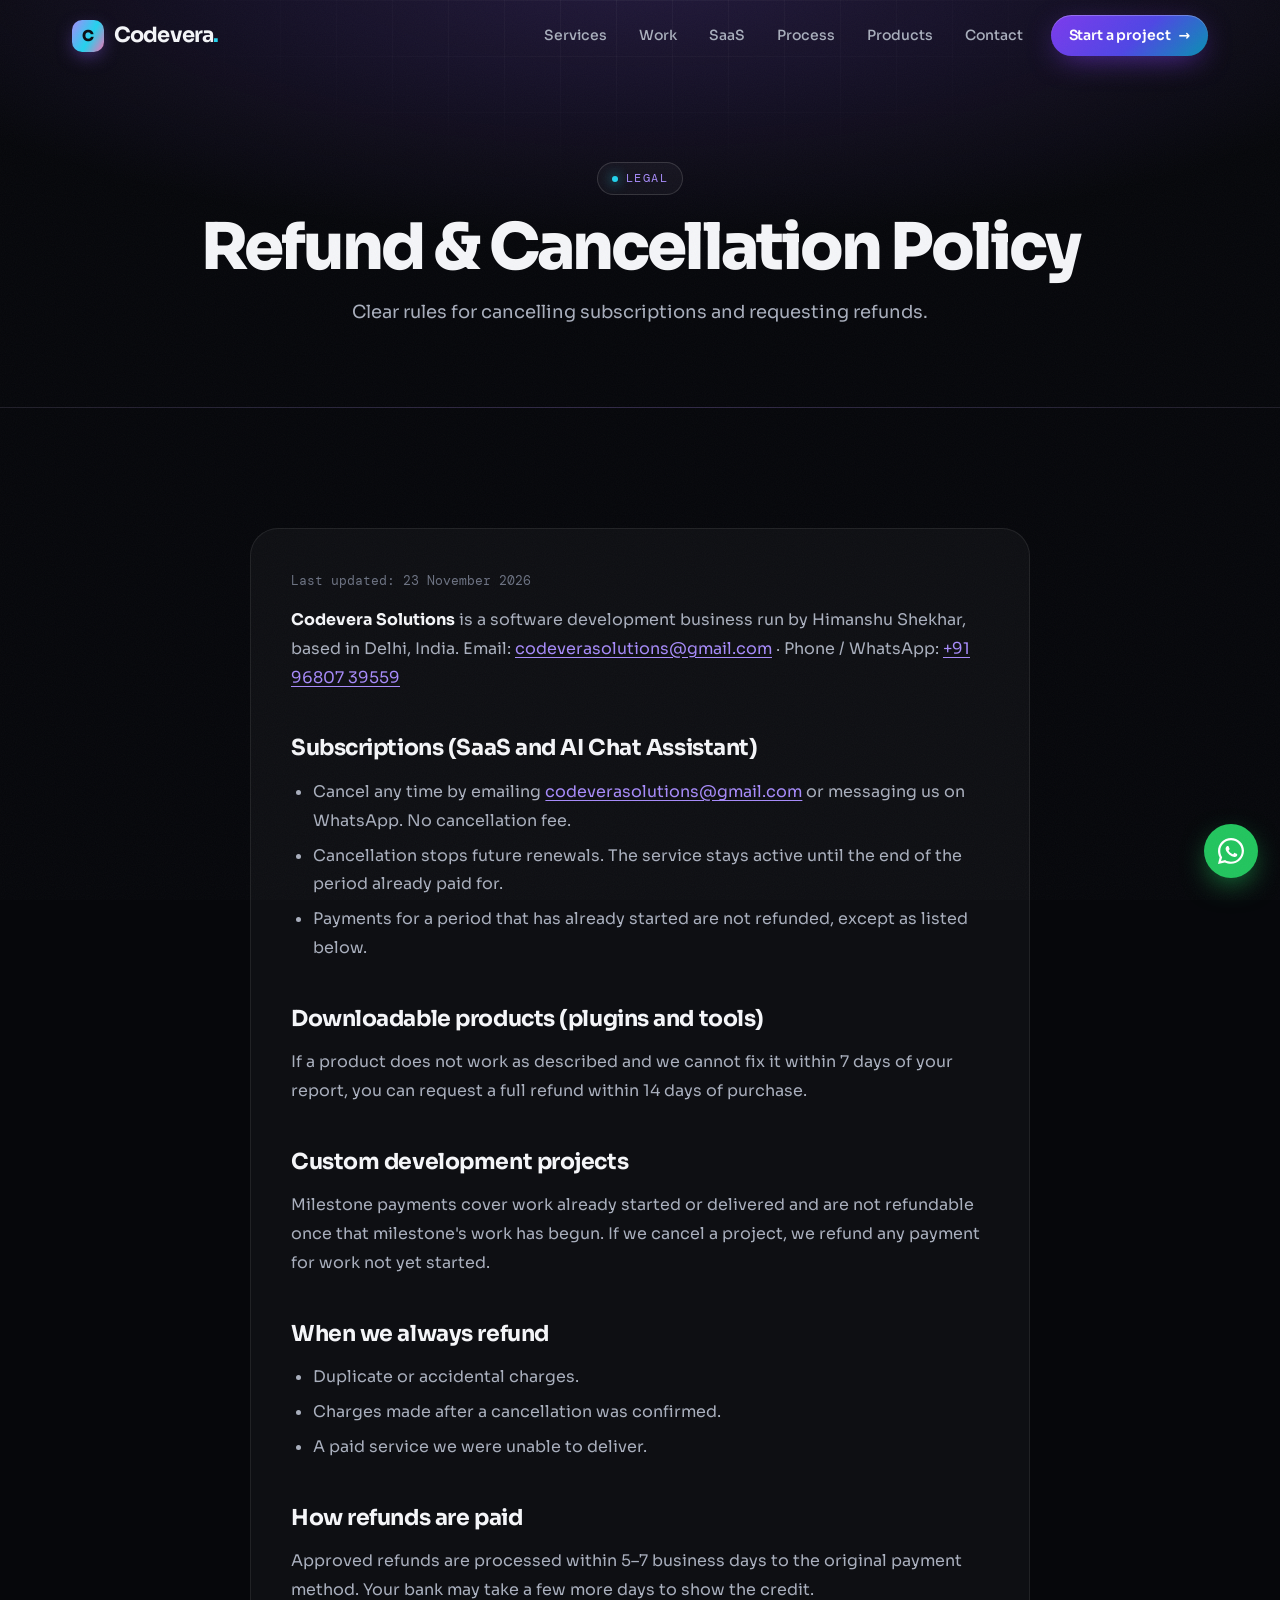
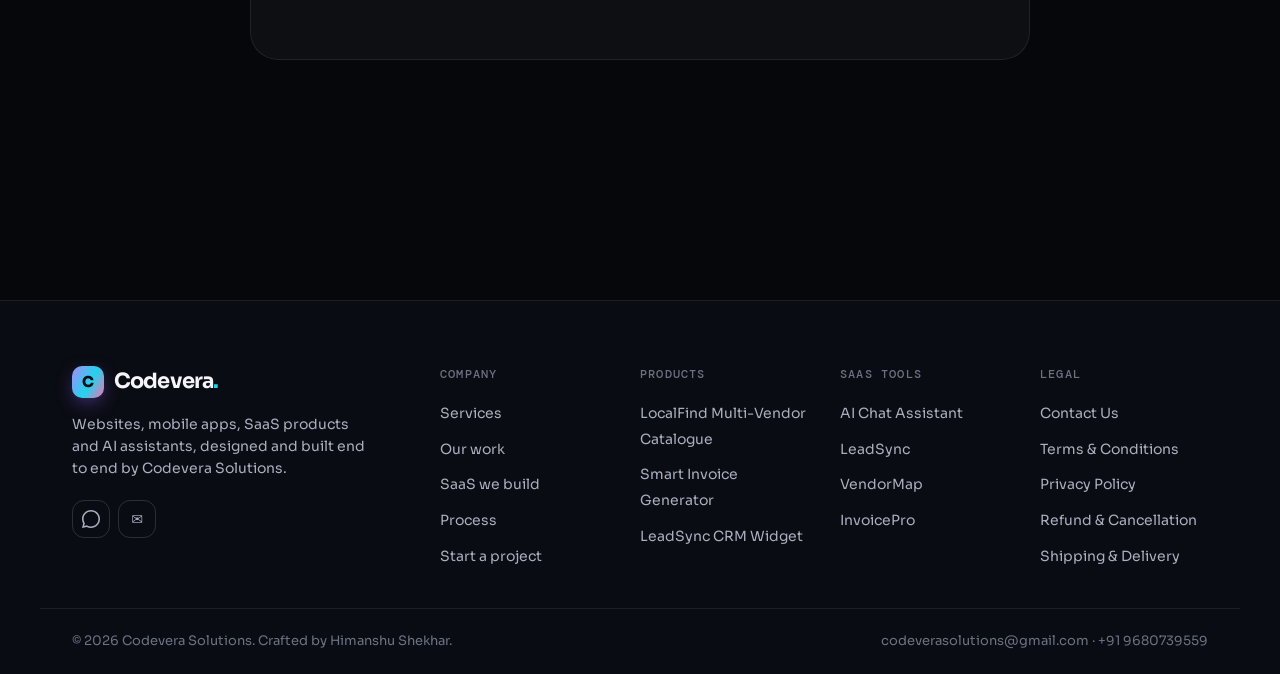
<file: refund-policy.html>
<!DOCTYPE html>
<html lang="en">
<head>
  <meta charset="UTF-8">
  <meta name="viewport" content="width=device-width, initial-scale=1.0">
  <meta name="description" content="Refund and cancellation policy for Codevera Solutions subscriptions, products and projects.">
  <title>Refund & Cancellation Policy — Codevera Solutions</title>
  <link rel="preconnect" href="https://fonts.googleapis.com">
  <link rel="preconnect" href="https://fonts.gstatic.com" crossorigin>
  <link href="https://fonts.googleapis.com/css2?family=Sora:wght@300;400;500;600;700;800&family=DM+Mono:ital,wght@0,400;0,500;1,400&display=swap" rel="stylesheet">
  <link rel="stylesheet" href="css/style.css">
  <noscript><style>.reveal,.reveal-stagger>*{opacity:1!important;transform:none!important}</style></noscript>
</head>
<body>

<nav id="navbar"></nav>

<section class="page-hero">
  <div class="container">
    <div class="section-tag">Legal</div>
    <h1>Refund & Cancellation Policy</h1>
    <p>Clear rules for cancelling subscriptions and requesting refunds.</p>
  </div>
</section>

<section class="section-pad">
  <div class="container">
    <article class="legal-content">
      <p class="legal-updated">Last updated: 23 November 2026</p>

      <p><strong>Codevera Solutions</strong> is a software development business run by Himanshu Shekhar, based in Delhi, India.
      Email: <a href="mailto:codeverasolutions@gmail.com">codeverasolutions@gmail.com</a> · Phone / WhatsApp: <a href="tel:+919680739559">+91 96807 39559</a></p>

      <h2>Subscriptions (SaaS and AI Chat Assistant)</h2>
      <ul>
        <li>Cancel any time by emailing <a href="mailto:codeverasolutions@gmail.com">codeverasolutions@gmail.com</a> or messaging us on WhatsApp. No cancellation fee.</li>
        <li>Cancellation stops future renewals. The service stays active until the end of the period already paid for.</li>
        <li>Payments for a period that has already started are not refunded, except as listed below.</li>
      </ul>

      <h2>Downloadable products (plugins and tools)</h2>
      <p>If a product does not work as described and we cannot fix it within 7 days of your report, you can request a full
      refund within 14 days of purchase.</p>

      <h2>Custom development projects</h2>
      <p>Milestone payments cover work already started or delivered and are not refundable once that milestone's work has begun.
      If we cancel a project, we refund any payment for work not yet started.</p>

      <h2>When we always refund</h2>
      <ul>
        <li>Duplicate or accidental charges.</li>
        <li>Charges made after a cancellation was confirmed.</li>
        <li>A paid service we were unable to deliver.</li>
      </ul>

      <h2>How refunds are paid</h2>
      <p>Approved refunds are processed within 5–7 business days to the original payment method. Your bank may take a few
      more days to show the credit.</p>

    </article>
  </div>
</section>

<div id="whatsapp-float"></div>
<footer id="site-footer"></footer>

<script src="js/data.js"></script>
<script src="js/render.js"></script>
<script src="js/main.js"></script>
</body>
</html>
</file>
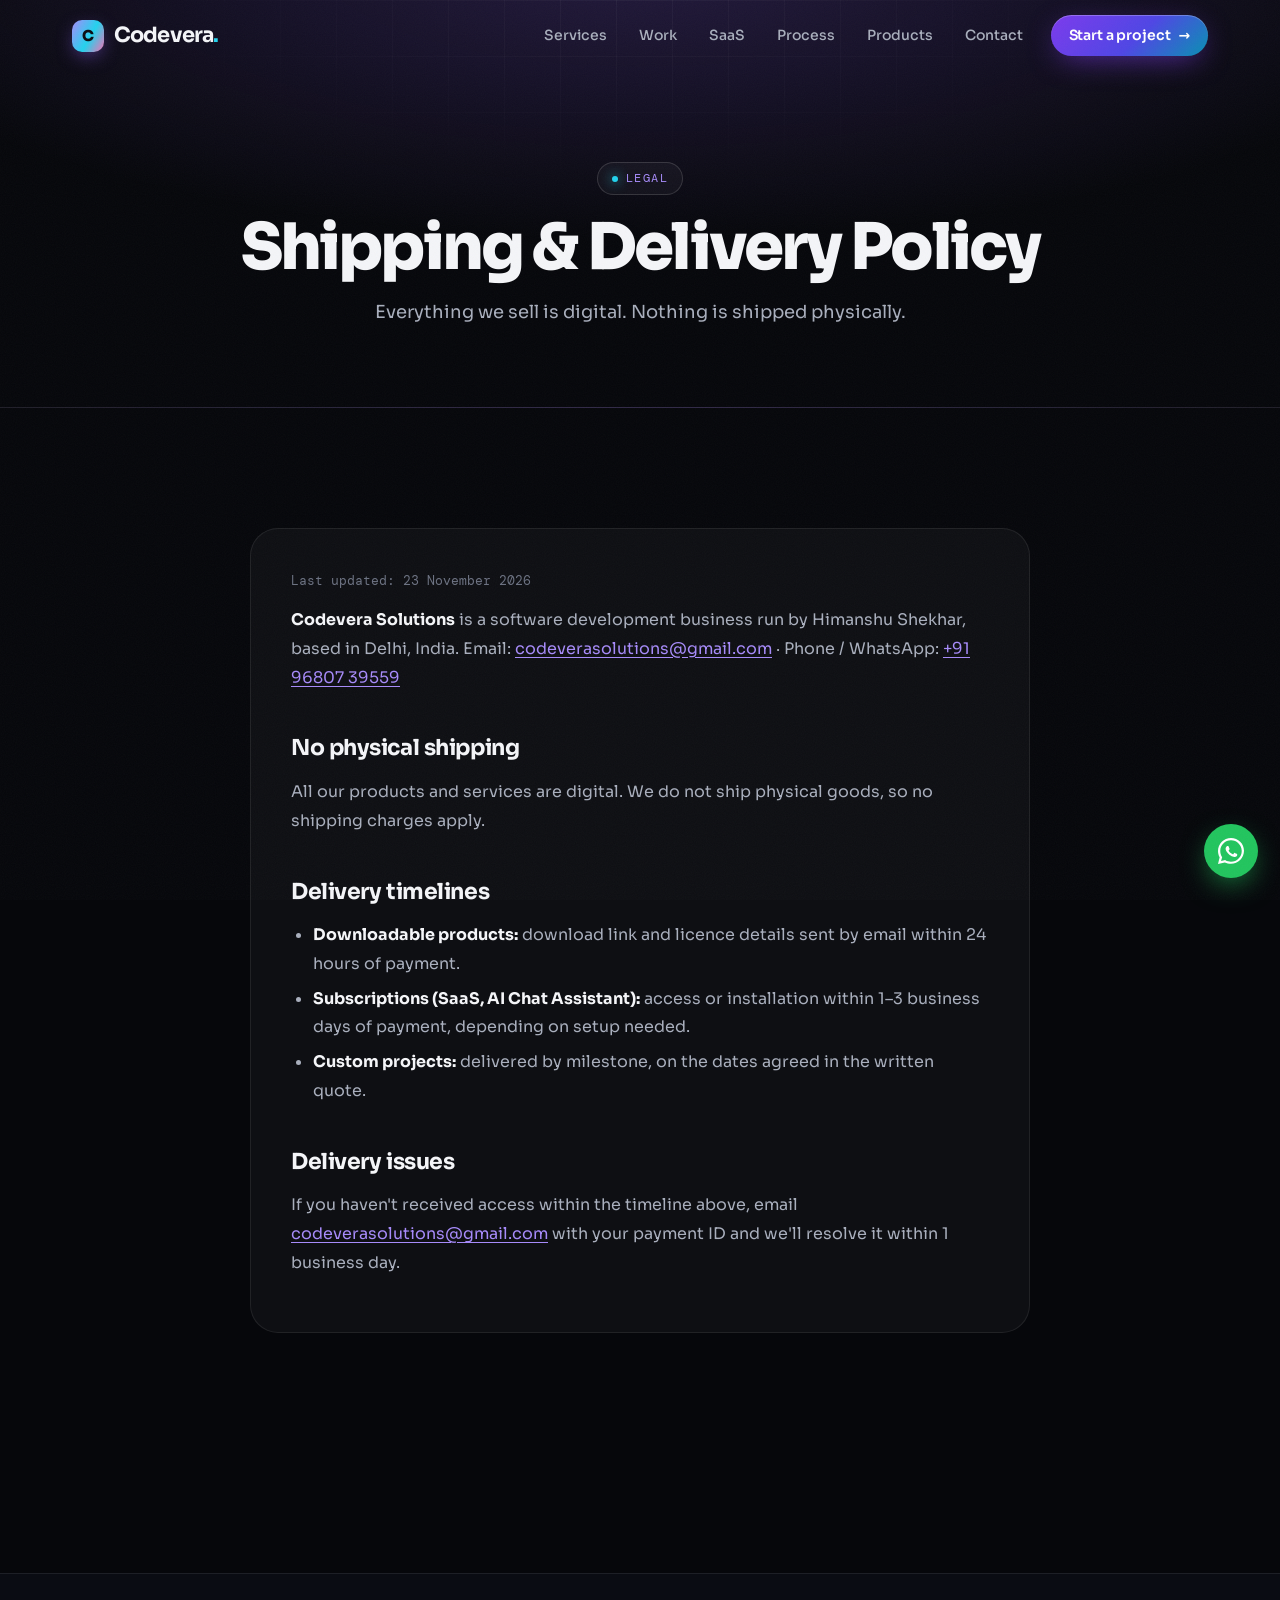
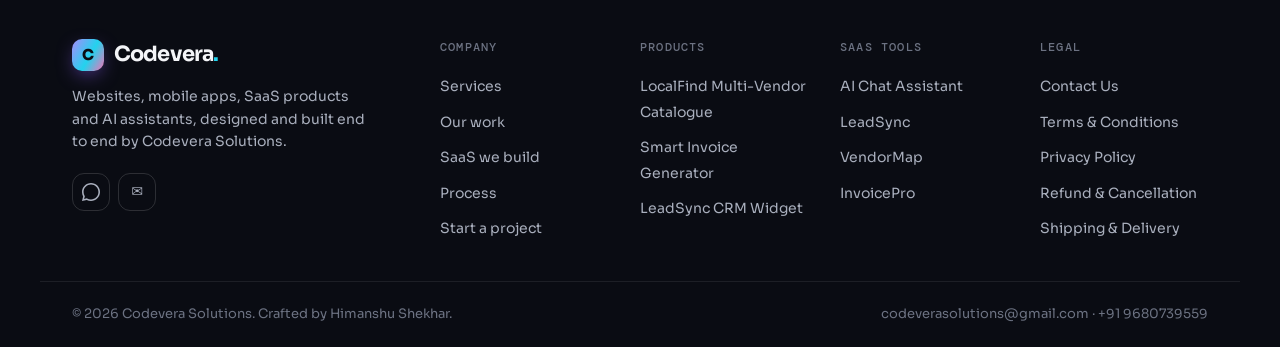
<file: shipping-policy.html>
<!DOCTYPE html>
<html lang="en">
<head>
  <meta charset="UTF-8">
  <meta name="viewport" content="width=device-width, initial-scale=1.0">
  <meta name="description" content="How Codevera Solutions delivers digital services, software and subscriptions.">
  <title>Shipping & Delivery Policy — Codevera Solutions</title>
  <link rel="preconnect" href="https://fonts.googleapis.com">
  <link rel="preconnect" href="https://fonts.gstatic.com" crossorigin>
  <link href="https://fonts.googleapis.com/css2?family=Sora:wght@300;400;500;600;700;800&family=DM+Mono:ital,wght@0,400;0,500;1,400&display=swap" rel="stylesheet">
  <link rel="stylesheet" href="css/style.css">
  <noscript><style>.reveal,.reveal-stagger>*{opacity:1!important;transform:none!important}</style></noscript>
</head>
<body>

<nav id="navbar"></nav>

<section class="page-hero">
  <div class="container">
    <div class="section-tag">Legal</div>
    <h1>Shipping & Delivery Policy</h1>
    <p>Everything we sell is digital. Nothing is shipped physically.</p>
  </div>
</section>

<section class="section-pad">
  <div class="container">
    <article class="legal-content">
      <p class="legal-updated">Last updated: 23 November 2026</p>

      <p><strong>Codevera Solutions</strong> is a software development business run by Himanshu Shekhar, based in Delhi, India.
      Email: <a href="mailto:codeverasolutions@gmail.com">codeverasolutions@gmail.com</a> · Phone / WhatsApp: <a href="tel:+919680739559">+91 96807 39559</a></p>

      <h2>No physical shipping</h2>
      <p>All our products and services are digital. We do not ship physical goods, so no shipping charges apply.</p>

      <h2>Delivery timelines</h2>
      <ul>
        <li><strong>Downloadable products:</strong> download link and licence details sent by email within 24 hours of payment.</li>
        <li><strong>Subscriptions (SaaS, AI Chat Assistant):</strong> access or installation within 1–3 business days of payment, depending on setup needed.</li>
        <li><strong>Custom projects:</strong> delivered by milestone, on the dates agreed in the written quote.</li>
      </ul>

      <h2>Delivery issues</h2>
      <p>If you haven't received access within the timeline above, email
      <a href="mailto:codeverasolutions@gmail.com">codeverasolutions@gmail.com</a> with your payment ID and we'll resolve it
      within 1 business day.</p>

    </article>
  </div>
</section>

<div id="whatsapp-float"></div>
<footer id="site-footer"></footer>

<script src="js/data.js"></script>
<script src="js/render.js"></script>
<script src="js/main.js"></script>
</body>
</html>
</file>
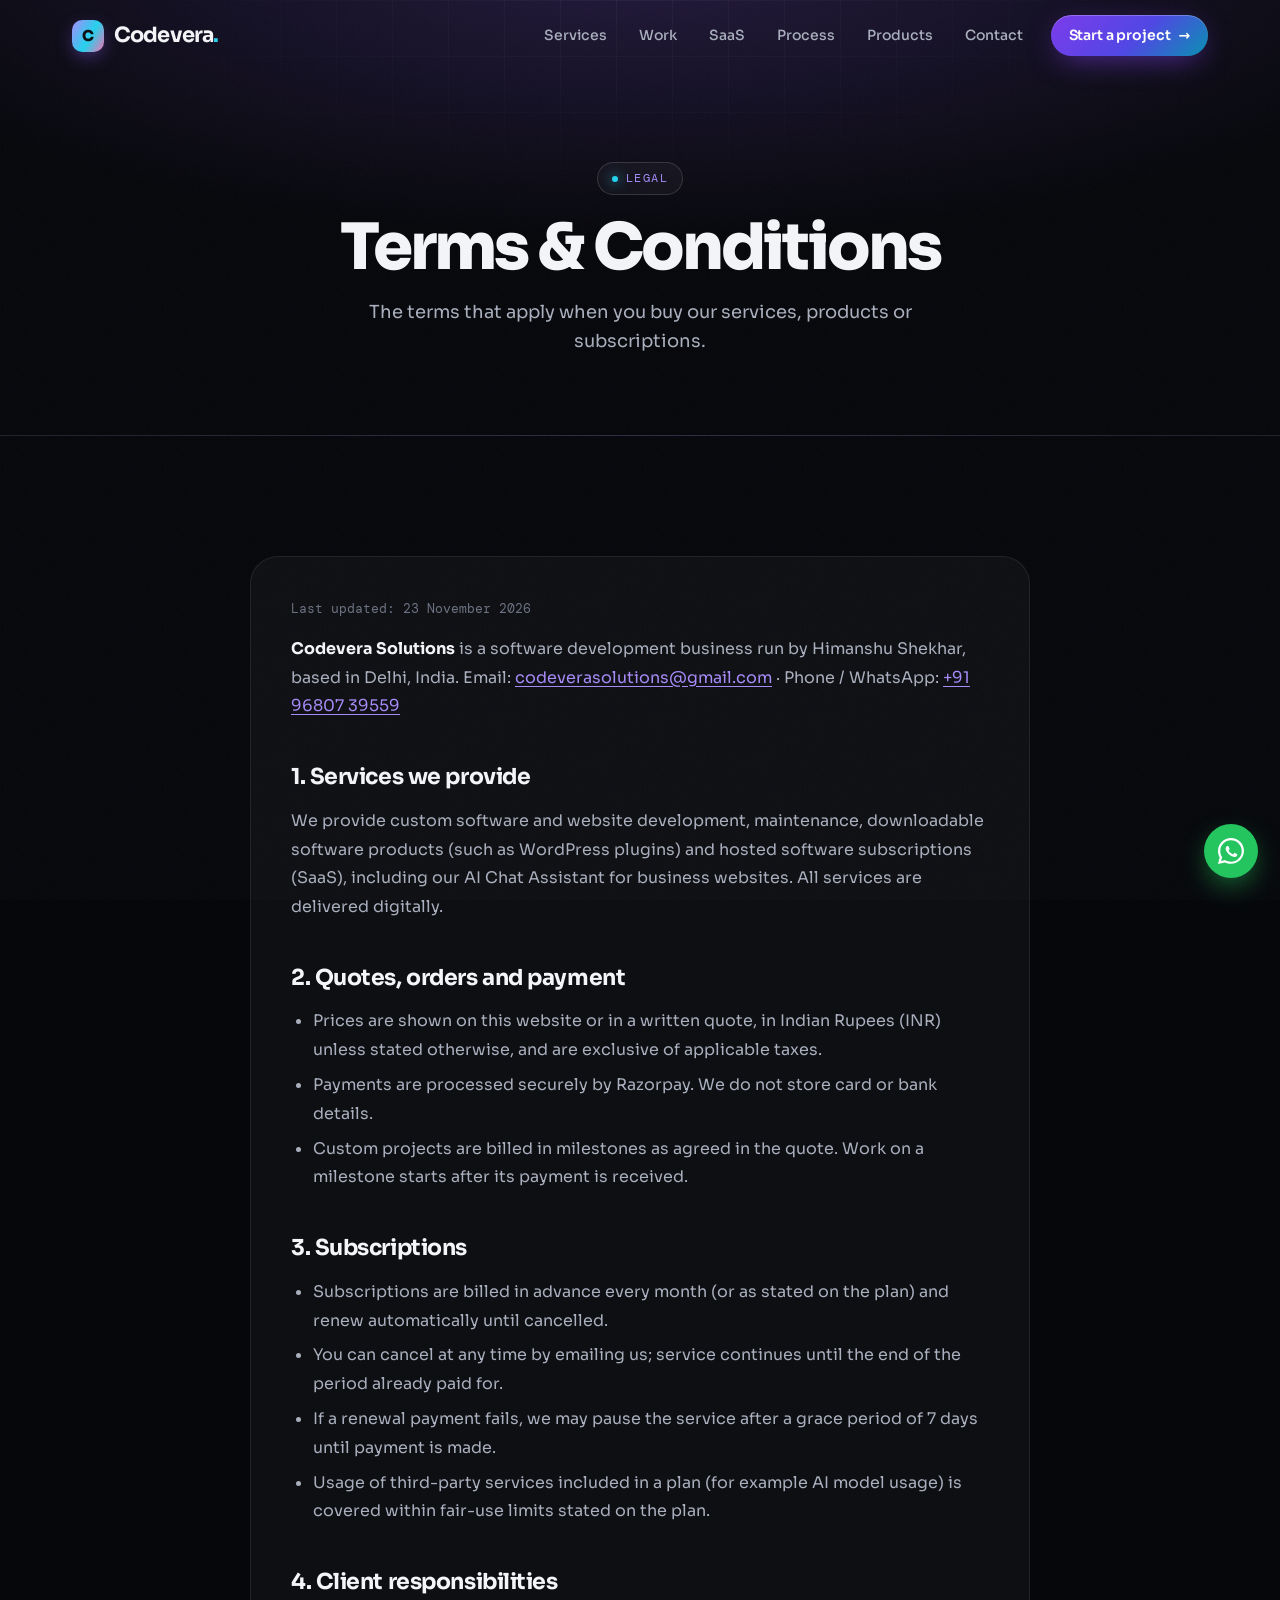
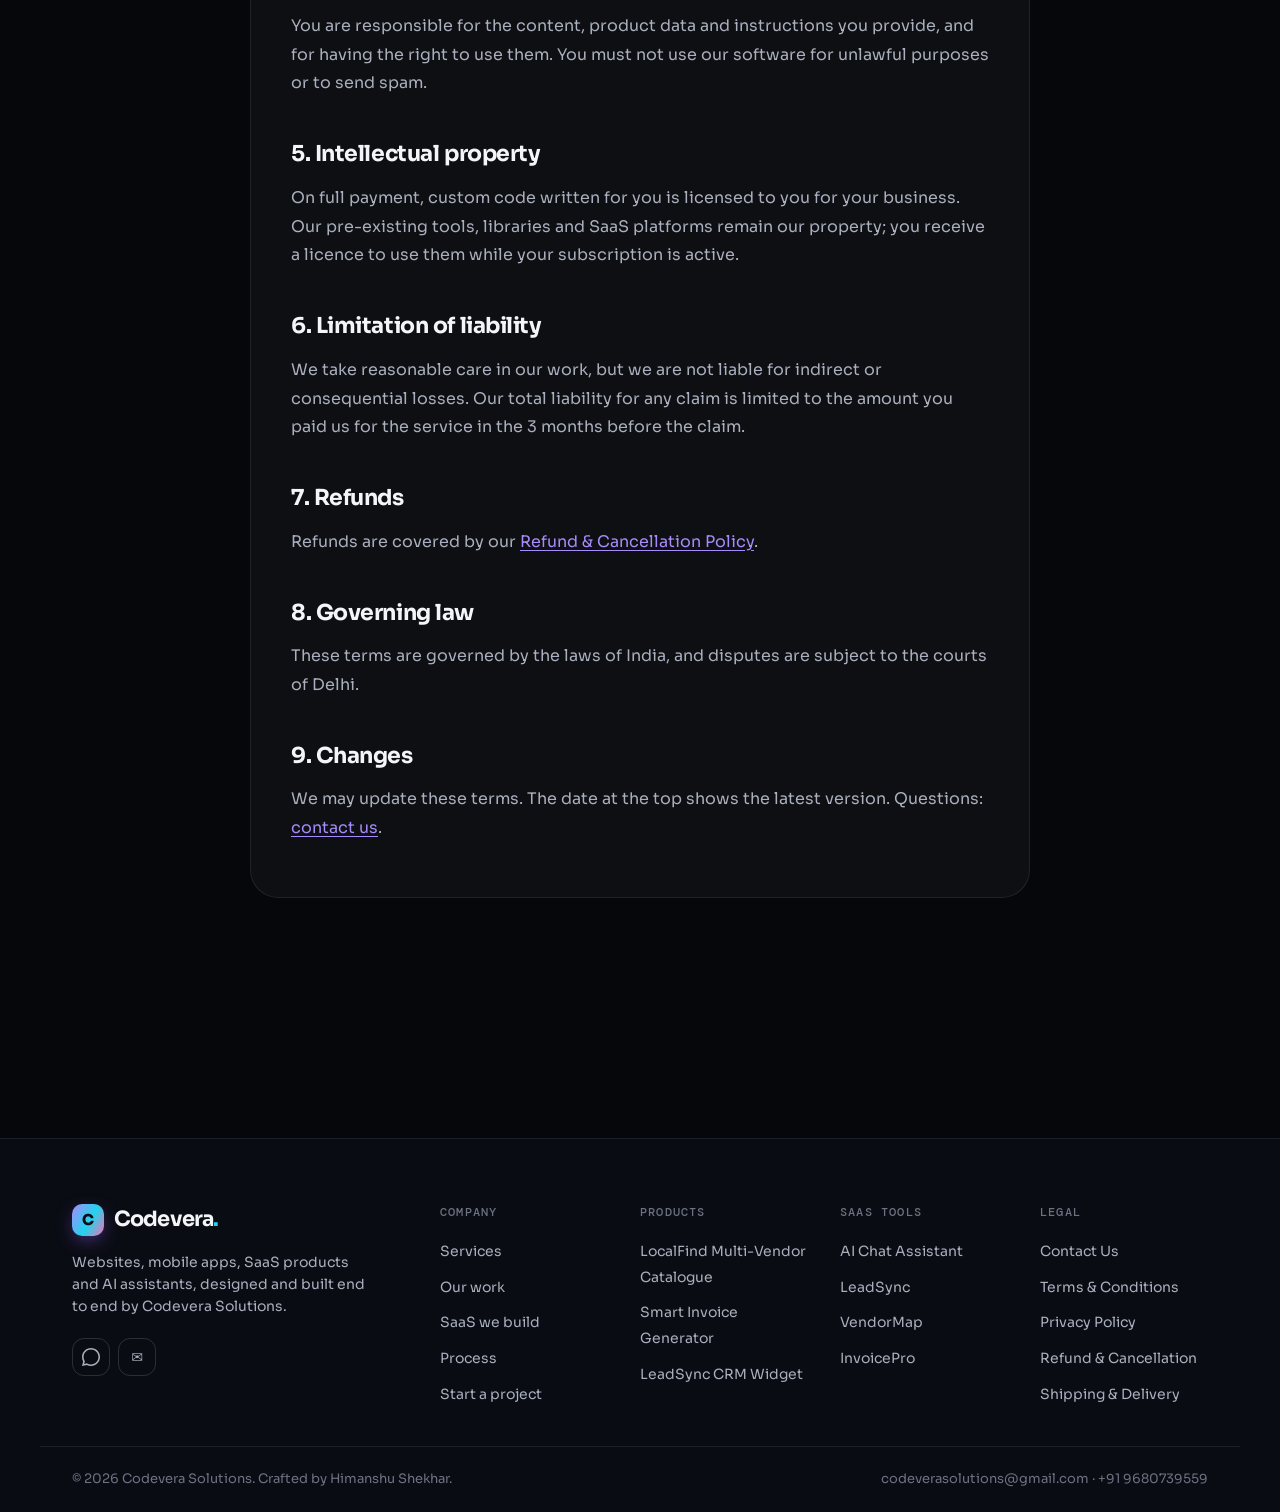
<file: terms.html>
<!DOCTYPE html>
<html lang="en">
<head>
  <meta charset="UTF-8">
  <meta name="viewport" content="width=device-width, initial-scale=1.0">
  <meta name="description" content="Terms and conditions for Codevera Solutions services, products and subscriptions.">
  <title>Terms & Conditions — Codevera Solutions</title>
  <link rel="preconnect" href="https://fonts.googleapis.com">
  <link rel="preconnect" href="https://fonts.gstatic.com" crossorigin>
  <link href="https://fonts.googleapis.com/css2?family=Sora:wght@300;400;500;600;700;800&family=DM+Mono:ital,wght@0,400;0,500;1,400&display=swap" rel="stylesheet">
  <link rel="stylesheet" href="css/style.css">
  <noscript><style>.reveal,.reveal-stagger>*{opacity:1!important;transform:none!important}</style></noscript>
</head>
<body>

<nav id="navbar"></nav>

<section class="page-hero">
  <div class="container">
    <div class="section-tag">Legal</div>
    <h1>Terms & Conditions</h1>
    <p>The terms that apply when you buy our services, products or subscriptions.</p>
  </div>
</section>

<section class="section-pad">
  <div class="container">
    <article class="legal-content">
      <p class="legal-updated">Last updated: 23 November 2026</p>

      <p><strong>Codevera Solutions</strong> is a software development business run by Himanshu Shekhar, based in Delhi, India.
      Email: <a href="mailto:codeverasolutions@gmail.com">codeverasolutions@gmail.com</a> · Phone / WhatsApp: <a href="tel:+919680739559">+91 96807 39559</a></p>

      <h2>1. Services we provide</h2>
      <p>We provide custom software and website development, maintenance, downloadable software products
      (such as WordPress plugins) and hosted software subscriptions (SaaS), including our AI Chat Assistant for business
      websites. All services are delivered digitally.</p>

      <h2>2. Quotes, orders and payment</h2>
      <ul>
        <li>Prices are shown on this website or in a written quote, in Indian Rupees (INR) unless stated otherwise, and are exclusive of applicable taxes.</li>
        <li>Payments are processed securely by Razorpay. We do not store card or bank details.</li>
        <li>Custom projects are billed in milestones as agreed in the quote. Work on a milestone starts after its payment is received.</li>
      </ul>

      <h2>3. Subscriptions</h2>
      <ul>
        <li>Subscriptions are billed in advance every month (or as stated on the plan) and renew automatically until cancelled.</li>
        <li>You can cancel at any time by emailing us; service continues until the end of the period already paid for.</li>
        <li>If a renewal payment fails, we may pause the service after a grace period of 7 days until payment is made.</li>
        <li>Usage of third-party services included in a plan (for example AI model usage) is covered within fair-use limits stated on the plan.</li>
      </ul>

      <h2>4. Client responsibilities</h2>
      <p>You are responsible for the content, product data and instructions you provide, and for having the right to use them.
      You must not use our software for unlawful purposes or to send spam.</p>

      <h2>5. Intellectual property</h2>
      <p>On full payment, custom code written for you is licensed to you for your business. Our pre-existing tools,
      libraries and SaaS platforms remain our property; you receive a licence to use them while your subscription is active.</p>

      <h2>6. Limitation of liability</h2>
      <p>We take reasonable care in our work, but we are not liable for indirect or consequential losses. Our total liability
      for any claim is limited to the amount you paid us for the service in the 3 months before the claim.</p>

      <h2>7. Refunds</h2>
      <p>Refunds are covered by our <a href="refund-policy.html">Refund &amp; Cancellation Policy</a>.</p>

      <h2>8. Governing law</h2>
      <p>These terms are governed by the laws of India, and disputes are subject to the courts of Delhi.</p>

      <h2>9. Changes</h2>
      <p>We may update these terms. The date at the top shows the latest version. Questions: <a href="contact.html">contact us</a>.</p>

    </article>
  </div>
</section>

<div id="whatsapp-float"></div>
<footer id="site-footer"></footer>

<script src="js/data.js"></script>
<script src="js/render.js"></script>
<script src="js/main.js"></script>
</body>
</html>
</file>
<file: css/style.css>
/* ==========================================================================
   Codevera Solutions — design system
   Dark, premium, motion-rich. One stylesheet for every page.
   ========================================================================== */

:root {
  /* palette */
  --bg: #06070b;
  --bg-2: #0a0c13;
  --bg-3: #10131c;
  --surface: rgba(255, 255, 255, 0.035);
  --surface-2: rgba(255, 255, 255, 0.06);
  --border: rgba(255, 255, 255, 0.08);
  --border-2: rgba(255, 255, 255, 0.14);
  --ink: #f4f5f8;
  --ink-2: #a9afbd;
  --ink-3: #6c7282;
  --violet: #8b5cf6;
  --violet-2: #a78bfa;
  --cyan: #22d3ee;
  --pink: #f472b6;
  --green: #34d399;
  --amber: #fbbf24;
  --grad: linear-gradient(120deg, #a78bfa 0%, #22d3ee 55%, #f472b6 100%);
  --grad-soft: linear-gradient(135deg, rgba(139, 92, 246, 0.18), rgba(34, 211, 238, 0.10));

  /* shape & type */
  --r-sm: 10px;
  --r-md: 14px;
  --r-lg: 20px;
  --r-xl: 28px;
  --f-body: 'Sora', system-ui, -apple-system, 'Segoe UI', sans-serif;
  --f-mono: 'DM Mono', ui-monospace, SFMono-Regular, Menlo, monospace;
  --nav-h: 72px;
  --max-w: 1200px;
  --ease: cubic-bezier(0.22, 1, 0.36, 1);

  /* aliases kept for older inline styles in the HTML */
  --c-bg-2: var(--bg-2);
  --c-ink: var(--ink);
  --c-ink-2: var(--ink-2);
  --c-ink-3: var(--ink-3);
  --c-accent: var(--violet-2);
  --c-border: var(--border);
  --gradient-b: radial-gradient(1200px 400px at 50% -10%, rgba(139, 92, 246, 0.22), transparent 70%), var(--bg);
}

/* ── reset ─────────────────────────────────────────────────────────────── */
*, *::before, *::after { box-sizing: border-box; margin: 0; padding: 0; }
html { scroll-behavior: auto; -webkit-text-size-adjust: 100%; }
body {
  font-family: var(--f-body);
  background: var(--bg);
  color: var(--ink);
  line-height: 1.6;
  font-size: 16px;
  -webkit-font-smoothing: antialiased;
  overflow-x: hidden;
}
img, svg, video { display: block; max-width: 100%; }
a { color: inherit; text-decoration: none; }
ul { list-style: none; }
button, input, select, textarea { font: inherit; color: inherit; }
button { cursor: pointer; background: none; border: 0; }
::selection { background: rgba(139, 92, 246, 0.45); color: #fff; }
:focus-visible { outline: 2px solid var(--cyan); outline-offset: 3px; border-radius: 6px; }

/* film grain over everything: makes flat dark gradients feel physical */
body::after {
  content: '';
  position: fixed;
  inset: 0;
  pointer-events: none;
  z-index: 100;
  opacity: 0.035;
  background-image: url("data:image/svg+xml,%3Csvg xmlns='http://www.w3.org/2000/svg' width='160' height='160'%3E%3Cfilter id='n'%3E%3CfeTurbulence type='fractalNoise' baseFrequency='.9' numOctaves='3' stitchTiles='stitch'/%3E%3C/filter%3E%3Crect width='100%25' height='100%25' filter='url(%23n)'/%3E%3C/svg%3E");
}

.container { width: 100%; max-width: var(--max-w); margin: 0 auto; padding: 0 2rem; }
.section-pad { padding: 120px 0; position: relative; }

.gradient-text {
  background: var(--grad);
  background-size: 200% auto;
  -webkit-background-clip: text;
  background-clip: text;
  color: transparent;
  animation: grad-pan 8s linear infinite;
}
@keyframes grad-pan { to { background-position: 200% center; } }

/* ── section headers ───────────────────────────────────────────────────── */
.section-header { text-align: center; max-width: 720px; margin: 0 auto 64px; }
.section-tag {
  display: inline-flex;
  align-items: center;
  gap: 8px;
  padding: 6px 14px;
  border-radius: 999px;
  border: 1px solid var(--border-2);
  background: var(--surface);
  font-family: var(--f-mono);
  font-size: 12px;
  letter-spacing: 0.12em;
  text-transform: uppercase;
  color: var(--violet-2);
  margin-bottom: 20px;
}
.section-tag::before {
  content: '';
  width: 6px;
  height: 6px;
  border-radius: 50%;
  background: var(--cyan);
  box-shadow: 0 0 12px var(--cyan);
}
.section-title {
  font-size: clamp(34px, 4.6vw, 58px);
  font-weight: 700;
  letter-spacing: -0.04em;
  line-height: 1.05;
}
.section-desc { margin-top: 18px; font-size: 18px; color: var(--ink-2); }

/* ── buttons ───────────────────────────────────────────────────────────── */
.btn {
  position: relative;
  display: inline-flex;
  align-items: center;
  justify-content: center;
  gap: 8px;
  padding: 12px 22px;
  border-radius: 999px;
  font-size: 15px;
  font-weight: 600;
  letter-spacing: -0.01em;
  white-space: nowrap;
  transition: transform 0.3s var(--ease), box-shadow 0.3s var(--ease), background 0.3s, border-color 0.3s;
  overflow: hidden;
  isolation: isolate;
}
.btn:active { transform: scale(0.97); }
.btn-primary {
  color: #fff;
  background: linear-gradient(135deg, #7c3aed, #4f46e5 55%, #0891b2);
  box-shadow: 0 8px 30px -8px rgba(124, 58, 237, 0.7), inset 0 1px 0 rgba(255, 255, 255, 0.25);
}
.btn-primary::after {
  /* shine sweep on hover */
  content: '';
  position: absolute;
  inset: 0;
  z-index: -1;
  background: linear-gradient(110deg, transparent 30%, rgba(255, 255, 255, 0.35) 50%, transparent 70%);
  transform: translateX(-120%);
  transition: transform 0.7s var(--ease);
}
.btn-primary:hover { transform: translateY(-2px); box-shadow: 0 14px 40px -10px rgba(124, 58, 237, 0.9), inset 0 1px 0 rgba(255, 255, 255, 0.25); }
.btn-primary:hover::after { transform: translateX(120%); }
.btn-secondary {
  color: var(--ink);
  background: var(--surface);
  border: 1px solid var(--border-2);
  backdrop-filter: blur(10px);
}
.btn-secondary:hover { background: var(--surface-2); border-color: rgba(255, 255, 255, 0.28); transform: translateY(-2px); }
.btn-white { background: #fff; color: #0b0d14; }
.btn-white:hover { transform: translateY(-2px); box-shadow: 0 12px 30px -8px rgba(255, 255, 255, 0.4); }
.btn-lg { padding: 15px 28px; font-size: 16px; }
.btn-sm { padding: 9px 18px; font-size: 14px; }
.btn-full { width: 100%; }
.btn .arrow { transition: transform 0.3s var(--ease); }
.btn:hover .arrow { transform: translateX(4px); }

/* ── nav ───────────────────────────────────────────────────────────────── */
#navbar {
  position: fixed;
  inset: 0 0 auto;
  z-index: 50;
  height: var(--nav-h);
  transition: background 0.3s, border-color 0.3s, backdrop-filter 0.3s;
  border-bottom: 1px solid transparent;
}
#navbar.scrolled {
  background: rgba(6, 7, 11, 0.72);
  backdrop-filter: saturate(160%) blur(18px);
  -webkit-backdrop-filter: saturate(160%) blur(18px);
  border-bottom-color: var(--border);
}
.nav-container {
  max-width: var(--max-w);
  height: 100%;
  margin: 0 auto;
  padding: 0 2rem;
  display: flex;
  align-items: center;
  justify-content: space-between;
  gap: 24px;
}
.logo {
  display: inline-flex;
  align-items: center;
  gap: 10px;
  font-size: 21px;
  font-weight: 700;
  letter-spacing: -0.04em;
}
.logo-mark {
  width: 32px;
  height: 32px;
  border-radius: 10px;
  display: grid;
  place-items: center;
  background: var(--grad);
  color: #0b0d14;
  font-size: 15px;
  font-weight: 800;
  box-shadow: 0 6px 20px -6px rgba(139, 92, 246, 0.8);
}
.logo .dot { color: var(--cyan); }
.nav-links { display: flex; align-items: center; gap: 4px; }
.nav-links a:not(.btn) {
  display: block;
  padding: 8px 14px;
  border-radius: 999px;
  font-size: 14px;
  font-weight: 500;
  color: var(--ink-2);
  transition: color 0.2s, background 0.2s;
}
.nav-links a:not(.btn):hover, .nav-links a.active { color: var(--ink); background: var(--surface-2); }
.nav-links .btn { margin-left: 10px; }
.mobile-menu-toggle { display: none; width: 42px; height: 42px; border-radius: 12px; border: 1px solid var(--border-2); flex-direction: column; align-items: center; justify-content: center; gap: 5px; }
.mobile-menu-toggle span { width: 18px; height: 2px; border-radius: 2px; background: var(--ink); transition: transform 0.3s var(--ease), opacity 0.2s; }
.mobile-menu-toggle.open span:nth-child(1) { transform: translateY(7px) rotate(45deg); }
.mobile-menu-toggle.open span:nth-child(2) { opacity: 0; }
.mobile-menu-toggle.open span:nth-child(3) { transform: translateY(-7px) rotate(-45deg); }
.nav-progress { position: absolute; left: 0; right: 0; bottom: -1px; height: 2px; }
.nav-progress span { display: block; height: 100%; width: 0; background: var(--grad); }

/* ── aurora background (hero + page heroes) ───────────────────────────── */
.aurora { position: absolute; inset: 0; overflow: hidden; pointer-events: none; z-index: 0; }
.aurora i {
  position: absolute;
  border-radius: 50%;
  filter: blur(80px);
  opacity: 0.55;
  animation: drift 18s ease-in-out infinite alternate;
}
.aurora i:nth-child(1) { width: 560px; height: 560px; left: -120px; top: -160px; background: #6d28d9; }
.aurora i:nth-child(2) { width: 480px; height: 480px; right: -140px; top: 40px; background: #0e7490; animation-delay: -6s; }
.aurora i:nth-child(3) { width: 420px; height: 420px; left: 35%; top: 320px; background: #be185d; opacity: 0.28; animation-delay: -11s; }
@keyframes drift {
  0% { transform: translate(0, 0) scale(1); }
  50% { transform: translate(60px, 40px) scale(1.12); }
  100% { transform: translate(-40px, 80px) scale(0.95); }
}
.grid-lines {
  position: absolute;
  inset: 0;
  pointer-events: none;
  background-image:
    linear-gradient(rgba(255, 255, 255, 0.045) 1px, transparent 1px),
    linear-gradient(90deg, rgba(255, 255, 255, 0.045) 1px, transparent 1px);
  background-size: 64px 64px;
  mask-image: radial-gradient(ellipse 70% 60% at 50% 30%, #000 30%, transparent 75%);
  -webkit-mask-image: radial-gradient(ellipse 70% 60% at 50% 30%, #000 30%, transparent 75%);
}

/* ── hero ──────────────────────────────────────────────────────────────── */
.hero { position: relative; min-height: 100vh; padding: calc(var(--nav-h) + 72px) 0 80px; display: flex; align-items: center; overflow: hidden; }
.hero-content {
  position: relative;
  z-index: 1;
  max-width: var(--max-w);
  width: 100%;
  margin: 0 auto;
  padding: 0 2rem;
  display: grid;
  grid-template-columns: 1.1fr 0.9fr;
  gap: 56px;
  align-items: center;
}
.hero-badge {
  display: inline-flex;
  align-items: center;
  gap: 10px;
  padding: 7px 14px 7px 8px;
  border-radius: 999px;
  border: 1px solid var(--border-2);
  background: rgba(255, 255, 255, 0.04);
  backdrop-filter: blur(8px);
  font-size: 13px;
  color: var(--ink-2);
  margin-bottom: 28px;
}
.hero-badge b {
  padding: 3px 9px;
  border-radius: 999px;
  background: var(--grad);
  color: #0b0d14;
  font-size: 11px;
  font-weight: 700;
  letter-spacing: 0.04em;
}
.hero h1 {
  font-size: clamp(44px, 6.6vw, 86px);
  font-weight: 800;
  line-height: 0.98;
  letter-spacing: -0.055em;
}
.rotator { display: inline-grid; vertical-align: bottom; }
.rotator > span { grid-area: 1 / 1; white-space: nowrap; }
.rotator .word { transition: opacity 0.5s var(--ease), transform 0.5s var(--ease), filter 0.5s; }
.rotator .word.out { opacity: 0; transform: translateY(-40%); filter: blur(6px); }
.rotator .word.in-start { opacity: 0; transform: translateY(40%); filter: blur(6px); }
.hero-desc { margin-top: 26px; max-width: 560px; font-size: 19px; color: var(--ink-2); }
.hero-cta { margin-top: 38px; display: flex; flex-wrap: wrap; gap: 14px; }
.hero-proof { margin-top: 44px; display: flex; flex-wrap: wrap; align-items: center; gap: 12px 22px; font-size: 13px; color: var(--ink-3); }
.hero-proof strong { color: var(--ink); font-weight: 600; }
.hero-proof .sep { width: 4px; height: 4px; border-radius: 50%; background: var(--ink-3); }

/* hero visual: a live-looking AI chat (our own product) + floating chips */
.hero-visual { position: relative; height: 560px; perspective: 1400px; }
.chat-demo {
  position: absolute;
  inset: 40px 20px auto 40px;
  border-radius: var(--r-xl);
  background: linear-gradient(180deg, rgba(20, 22, 33, 0.92), rgba(12, 14, 22, 0.92));
  border: 1px solid var(--border-2);
  box-shadow: 0 40px 120px -30px rgba(124, 58, 237, 0.55), 0 0 0 1px rgba(255, 255, 255, 0.03) inset;
  backdrop-filter: blur(20px);
  overflow: hidden;
  transform: rotateY(-10deg) rotateX(6deg);
  transform-style: preserve-3d;
  transition: transform 0.6s var(--ease);
}
.hero-visual:hover .chat-demo { transform: rotateY(-4deg) rotateX(2deg); }
.chat-head { display: flex; align-items: center; gap: 12px; padding: 16px 18px; border-bottom: 1px solid var(--border); background: linear-gradient(120deg, rgba(124, 58, 237, 0.35), rgba(8, 145, 178, 0.25)); }
.chat-avatar { width: 36px; height: 36px; border-radius: 50%; display: grid; place-items: center; background: linear-gradient(135deg, #fde047, #f59e0b); color: #1f1300; font-size: 16px; }
.chat-head b { display: block; font-size: 14px; }
.chat-head small { display: flex; align-items: center; gap: 6px; font-size: 11px; color: var(--ink-2); }
.chat-head small::before { content: ''; width: 7px; height: 7px; border-radius: 50%; background: var(--green); box-shadow: 0 0 10px var(--green); }
.chat-body { display: flex; flex-direction: column; gap: 10px; padding: 18px; min-height: 330px; }
.bubble {
  max-width: 82%;
  padding: 10px 14px;
  border-radius: 16px;
  font-size: 13px;
  line-height: 1.5;
  opacity: 0;
  transform: translateY(10px) scale(0.98);
  animation: pop 0.5s var(--ease) forwards;
}
.bubble.user { align-self: flex-end; background: linear-gradient(135deg, #7c3aed, #4f46e5); border-bottom-right-radius: 5px; }
.bubble.bot { align-self: flex-start; background: rgba(255, 255, 255, 0.06); border: 1px solid var(--border); border-bottom-left-radius: 5px; color: #e6e8ee; }
.chat-product {
  align-self: flex-start;
  width: 82%;
  display: flex;
  align-items: center;
  gap: 10px;
  padding: 9px;
  border-radius: 12px;
  background: rgba(255, 255, 255, 0.04);
  border: 1px solid var(--border);
  font-size: 12px;
  opacity: 0;
  animation: pop 0.5s var(--ease) forwards;
}
.chat-product i { width: 38px; height: 38px; border-radius: 9px; background: linear-gradient(135deg, #78716c, #d6d3d1); flex: none; }
.chat-product b { display: block; font-size: 12px; }
.chat-product em { font-style: normal; color: var(--green); font-size: 11px; margin-left: auto; padding: 3px 8px; border-radius: 999px; background: rgba(52, 211, 153, 0.12); }
.typing { align-self: flex-start; display: flex; gap: 4px; padding: 12px 14px; border-radius: 16px; background: rgba(255, 255, 255, 0.06); opacity: 0; animation: pop 0.4s var(--ease) forwards; }
.typing span { width: 6px; height: 6px; border-radius: 50%; background: var(--violet-2); animation: blink 1.2s infinite; }
.typing span:nth-child(2) { animation-delay: 0.15s; }
.typing span:nth-child(3) { animation-delay: 0.3s; }
@keyframes pop { to { opacity: 1; transform: none; } }
@keyframes blink { 0%, 80%, 100% { opacity: 0.25; } 40% { opacity: 1; } }

.float-chip {
  position: absolute;
  z-index: 2;
  display: flex;
  align-items: center;
  gap: 10px;
  padding: 11px 14px;
  border-radius: 16px;
  background: rgba(16, 18, 28, 0.82);
  border: 1px solid var(--border-2);
  backdrop-filter: blur(14px);
  box-shadow: 0 20px 50px -20px rgba(0, 0, 0, 0.8);
  font-size: 13px;
  animation: bob 6s ease-in-out infinite;
}
.float-chip .ic { width: 32px; height: 32px; border-radius: 10px; display: grid; place-items: center; font-size: 16px; }
.float-chip b { display: block; font-size: 13px; }
.float-chip small { color: var(--ink-3); font-size: 11px; }
.float-chip.c1 { left: -10px; top: 4px; }
.float-chip.c2 { right: -16px; top: 210px; animation-delay: -2s; }
.float-chip.c3 { left: 0; bottom: 18px; animation-delay: -4s; }
@keyframes bob { 0%, 100% { transform: translateY(0); } 50% { transform: translateY(-12px); } }

/* ── tech marquee ──────────────────────────────────────────────────────── */
.marquee {
  position: relative;
  border-block: 1px solid var(--border);
  background: var(--bg-2);
  padding: 22px 0;
  overflow: hidden;
  mask-image: linear-gradient(90deg, transparent, #000 12%, #000 88%, transparent);
  -webkit-mask-image: linear-gradient(90deg, transparent, #000 12%, #000 88%, transparent);
}
.marquee-track { display: flex; gap: 14px; width: max-content; animation: scroll-x 40s linear infinite; }
.marquee:hover .marquee-track { animation-play-state: paused; }
.tech-pill {
  display: inline-flex;
  align-items: center;
  gap: 9px;
  padding: 9px 16px;
  border-radius: 999px;
  border: 1px solid var(--border);
  background: var(--surface);
  font-size: 14px;
  color: var(--ink-2);
  white-space: nowrap;
}
.tech-pill i { width: 8px; height: 8px; border-radius: 50%; }
@keyframes scroll-x { to { transform: translateX(-50%); } }

/* ── stats ─────────────────────────────────────────────────────────────── */
.stats-bar { padding: 72px 0 0; }
.stats-bar .container { display: grid; grid-template-columns: repeat(4, 1fr); gap: 16px; }
.stat-item {
  position: relative;
  padding: 28px 24px;
  border-radius: var(--r-lg);
  border: 1px solid var(--border);
  background: var(--surface);
  overflow: hidden;
}
.stat-item::before { content: ''; position: absolute; inset: 0; background: var(--grad-soft); opacity: 0.5; }
.stat-number { position: relative; font-size: clamp(32px, 3.6vw, 46px); font-weight: 800; letter-spacing: -0.04em; background: var(--grad); -webkit-background-clip: text; background-clip: text; color: transparent; }
.stat-label { position: relative; margin-top: 4px; color: var(--ink-2); font-size: 14px; }

/* ── spotlight cards (shared hover glow that follows the cursor) ──────── */
.spot {
  position: relative;
  border-radius: var(--r-lg);
  border: 1px solid var(--border);
  background: var(--surface);
  overflow: hidden;
  transition: transform 0.4s var(--ease), border-color 0.3s, background 0.3s;
  isolation: isolate;
}
.spot::before {
  content: '';
  position: absolute;
  inset: 0;
  z-index: -1;
  opacity: 0;
  transition: opacity 0.3s;
  background: radial-gradient(420px circle at var(--mx, 50%) var(--my, 50%), rgba(139, 92, 246, 0.18), transparent 45%);
}
.spot:hover { border-color: var(--border-2); transform: translateY(-4px); }
.spot:hover::before { opacity: 1; }

/* ── services (bento) ──────────────────────────────────────────────────── */
.services-grid { display: grid; grid-template-columns: repeat(4, 1fr); gap: 16px; }
.service-card { padding: 28px; display: flex; flex-direction: column; gap: 12px; }
.service-card.wide { grid-column: span 2; }
.service-icon {
  width: 48px;
  height: 48px;
  border-radius: 14px;
  display: grid;
  place-items: center;
  background: var(--grad-soft);
  border: 1px solid var(--border-2);
  color: var(--violet-2);
}
.service-icon svg { width: 22px; height: 22px; }
.service-card h3 { font-size: 19px; font-weight: 600; letter-spacing: -0.02em; margin-top: 6px; }
.service-card p { font-size: 14.5px; color: var(--ink-2); }
.service-features { display: flex; flex-wrap: wrap; gap: 6px; margin-top: auto; padding-top: 8px; }
.service-features li { font-size: 12px; padding: 4px 10px; border-radius: 999px; background: var(--surface-2); color: var(--ink-2); font-family: var(--f-mono); }

/* ── work ──────────────────────────────────────────────────────────────── */
.filter-bar { display: flex; flex-wrap: wrap; justify-content: center; gap: 8px; margin-bottom: 40px; }
.filter-btn {
  padding: 9px 18px;
  border-radius: 999px;
  border: 1px solid var(--border);
  background: var(--surface);
  color: var(--ink-2);
  font-size: 14px;
  font-weight: 500;
  transition: all 0.25s var(--ease);
}
.filter-btn:hover { color: var(--ink); border-color: var(--border-2); }
.filter-btn.active { color: #0b0d14; background: var(--ink); border-color: var(--ink); }
.projects-grid { display: grid; grid-template-columns: repeat(3, 1fr); grid-auto-flow: row dense; gap: 20px; }
.project-card { display: flex; flex-direction: column; cursor: pointer; text-align: left; }
.project-card.featured { grid-column: span 2; }
.project-card.featured .project-image { height: 300px; }
.project-image {
  position: relative;
  height: 230px;
  overflow: hidden;
  background: radial-gradient(120% 120% at 0% 0%, color-mix(in srgb, var(--accent) 55%, transparent), transparent 60%), radial-gradient(90% 90% at 100% 100%, color-mix(in srgb, var(--accent) 30%, transparent), transparent 60%), var(--bg-3);
  border-bottom: 1px solid var(--border);
}
.project-image::after { content: ''; position: absolute; inset: 0; background-image: linear-gradient(rgba(255, 255, 255, 0.05) 1px, transparent 1px), linear-gradient(90deg, rgba(255, 255, 255, 0.05) 1px, transparent 1px); background-size: 28px 28px; mask-image: linear-gradient(180deg, #000, transparent); -webkit-mask-image: linear-gradient(180deg, #000, transparent); }
.project-overlay { position: absolute; top: 16px; left: 16px; right: 16px; z-index: 2; display: flex; justify-content: space-between; align-items: center; }
.project-category { padding: 5px 11px; border-radius: 999px; background: rgba(0, 0, 0, 0.45); border: 1px solid var(--border-2); backdrop-filter: blur(8px); font-size: 12px; font-weight: 500; }
.project-year { font-family: var(--f-mono); font-size: 12px; color: var(--ink-2); }

/* generated mockups: a browser window or a phone, in the project colour */
.mock { position: absolute; z-index: 1; left: 50%; bottom: -14px; transform: translateX(-50%); transition: transform 0.6s var(--ease); }
.project-card:hover .mock { transform: translateX(-50%) translateY(-10px) scale(1.03); }
.mock-browser { width: 78%; height: 72%; border-radius: 12px 12px 0 0; background: #0d0f17; border: 1px solid var(--border-2); border-bottom: 0; box-shadow: 0 -20px 60px -20px color-mix(in srgb, var(--accent) 70%, transparent); overflow: hidden; }
.mock-bar { display: flex; gap: 5px; padding: 9px 11px; border-bottom: 1px solid var(--border); }
.mock-bar i { width: 7px; height: 7px; border-radius: 50%; background: rgba(255, 255, 255, 0.18); }
.mock-ui { display: grid; grid-template-columns: 1fr 1.6fr; gap: 10px; padding: 12px; }
.mock-ui .hero-blk { grid-column: span 2; height: 38px; border-radius: 8px; background: linear-gradient(120deg, color-mix(in srgb, var(--accent) 65%, #000), color-mix(in srgb, var(--accent) 25%, #000)); display: flex; align-items: center; gap: 8px; padding: 0 10px; font-size: 18px; }
.mock-ui .ln { height: 8px; border-radius: 4px; background: rgba(255, 255, 255, 0.09); }
.mock-ui .ln.s { width: 60%; }
.mock-ui .card-blk { height: 44px; border-radius: 8px; background: rgba(255, 255, 255, 0.05); border: 1px solid var(--border); }
.mock-phone { width: 128px; height: 92%; border-radius: 22px 22px 0 0; background: #0d0f17; border: 1px solid var(--border-2); border-bottom: 0; padding: 12px 10px 0; box-shadow: 0 -20px 60px -20px color-mix(in srgb, var(--accent) 70%, transparent); }
.mock-phone .notch { width: 40px; height: 5px; border-radius: 5px; background: rgba(255, 255, 255, 0.15); margin: 0 auto 10px; }
.mock-phone .app-hdr { height: 50px; border-radius: 12px; background: linear-gradient(135deg, color-mix(in srgb, var(--accent) 70%, #000), color-mix(in srgb, var(--accent) 25%, #000)); display: grid; place-items: center; font-size: 22px; margin-bottom: 8px; }
.mock-phone .row { height: 24px; border-radius: 8px; background: rgba(255, 255, 255, 0.06); margin-bottom: 6px; }
.mock-data { width: 80%; height: 70%; border-radius: 12px 12px 0 0; background: #0d0f17; border: 1px solid var(--border-2); border-bottom: 0; padding: 14px; display: flex; align-items: flex-end; gap: 6px; box-shadow: 0 -20px 60px -20px color-mix(in srgb, var(--accent) 70%, transparent); }
.mock-data span { flex: 1; border-radius: 4px 4px 0 0; background: linear-gradient(180deg, var(--accent), color-mix(in srgb, var(--accent) 20%, transparent)); }
.mock-icon { position: absolute; z-index: 1; left: 50%; top: 50%; transform: translate(-50%, -40%); font-size: 74px; filter: drop-shadow(0 20px 40px color-mix(in srgb, var(--accent) 60%, transparent)); transition: transform 0.6s var(--ease); }
.project-card:hover .mock-icon { transform: translate(-50%, -48%) rotate(-6deg) scale(1.08); }
.project-info { padding: 22px 24px 24px; display: flex; flex-direction: column; gap: 10px; flex: 1; }
.project-info h3 { font-size: 21px; font-weight: 600; letter-spacing: -0.02em; display: flex; align-items: center; flex-wrap: wrap; gap: 10px; }
.project-info .client { font-size: 12px; font-family: var(--f-mono); color: var(--ink-3); }
.project-info p { font-size: 14.5px; color: var(--ink-2); }
.project-tags { display: flex; flex-wrap: wrap; gap: 6px; }
.tag { padding: 4px 10px; border-radius: 999px; font-size: 12px; font-family: var(--f-mono); color: var(--ink-2); background: var(--surface-2); border: 1px solid var(--border); }
.project-link { margin-top: auto; padding-top: 6px; font-size: 14px; font-weight: 600; color: var(--violet-2); display: inline-flex; align-items: center; gap: 6px; }
.project-link .arrow { transition: transform 0.3s var(--ease); }
.project-card:hover .project-link .arrow { transform: translateX(4px); }
.live-dot { font-size: 11px; font-weight: 600; color: var(--green); display: inline-flex; align-items: center; gap: 5px; padding: 3px 8px; border-radius: 999px; background: rgba(52, 211, 153, 0.12); }
.live-dot::before { content: ''; width: 6px; height: 6px; border-radius: 50%; background: var(--green); box-shadow: 0 0 8px var(--green); }
.grid-empty { grid-column: 1 / -1; text-align: center; color: var(--ink-3); padding: 40px; }

/* case-study modal */
.modal { position: fixed; inset: 0; z-index: 90; display: grid; place-items: center; padding: 24px; background: rgba(3, 4, 8, 0.7); backdrop-filter: blur(10px); opacity: 0; pointer-events: none; transition: opacity 0.3s; }
.modal.open { opacity: 1; pointer-events: auto; }
.modal-card { position: relative; width: min(760px, 100%); max-height: calc(100dvh - 48px); overflow: auto; border-radius: var(--r-xl); background: var(--bg-2); border: 1px solid var(--border-2); box-shadow: 0 40px 120px -20px rgba(0, 0, 0, 0.9); transform: translateY(20px) scale(0.98); transition: transform 0.4s var(--ease); }
.modal.open .modal-card { transform: none; }
.modal-card .project-image { height: 240px; border-radius: 0; }
.modal-body { padding: 28px 32px 32px; display: flex; flex-direction: column; gap: 16px; }
.modal-body h3 { font-size: 30px; letter-spacing: -0.03em; }
.modal-body p { color: var(--ink-2); }
.modal-body ul { display: grid; gap: 10px; }
.modal-body li { display: flex; gap: 10px; font-size: 15px; color: var(--ink-2); }
.modal-body li::before { content: '✦'; color: var(--cyan); }
.modal-close { position: absolute; top: 14px; right: 14px; z-index: 3; width: 40px; height: 40px; border-radius: 50%; display: grid; place-items: center; background: rgba(0, 0, 0, 0.5); border: 1px solid var(--border-2); font-size: 18px; }
.modal-actions { display: flex; flex-wrap: wrap; gap: 12px; margin-top: 6px; }

/* ── SaaS we build (bento of ideas) ────────────────────────────────────── */
.build-grid { display: grid; grid-template-columns: repeat(4, 1fr); gap: 16px; }
.build-card { padding: 24px; display: flex; flex-direction: column; gap: 10px; min-height: 180px; }
.build-card .emoji { font-size: 28px; }
.build-card h3 { font-size: 17px; font-weight: 600; letter-spacing: -0.02em; }
.build-card p { font-size: 14px; color: var(--ink-2); }
.build-card .proof { margin-top: auto; font-size: 12px; font-family: var(--f-mono); color: var(--cyan); }

/* ── SaaS pricing cards ───────────────────────────────────────────────── */
.saas-grid { display: grid; grid-template-columns: repeat(auto-fit, minmax(250px, 1fr)); gap: 18px; }
.saas-card { padding: 28px; display: flex; flex-direction: column; gap: 12px; }
.saas-card::after { content: ''; position: absolute; left: 0; right: 0; top: 0; height: 3px; background: var(--accent, var(--violet)); opacity: 0.9; }
.saas-icon { width: 50px; height: 50px; border-radius: 14px; display: grid; place-items: center; font-size: 24px; background: color-mix(in srgb, var(--accent, #8b5cf6) 18%, transparent); border: 1px solid color-mix(in srgb, var(--accent, #8b5cf6) 40%, transparent); }
.saas-card h3 { font-size: 20px; letter-spacing: -0.02em; }
.saas-tagline { font-size: 13px; font-weight: 600; color: var(--accent, var(--violet-2)); }
.saas-card > p { font-size: 14px; color: var(--ink-2); }
.saas-features { display: grid; gap: 8px; margin: 6px 0; }
.saas-features li { display: flex; gap: 9px; font-size: 13.5px; color: var(--ink-2); }
.check { color: var(--green); font-weight: 700; }
.saas-price { margin-top: auto; padding-top: 14px; border-top: 1px solid var(--border); }
.price-amount { font-size: 32px; font-weight: 800; letter-spacing: -0.04em; }
.price-period { color: var(--ink-3); font-size: 14px; }
.trial-note { font-size: 12px; color: var(--green); margin-top: 2px; }
.saas-cta { margin-top: 10px; }

/* ── process ───────────────────────────────────────────────────────────── */
.process { position: relative; display: grid; grid-template-columns: repeat(5, 1fr); gap: 16px; }
.process::before { content: ''; position: absolute; left: 6%; right: 6%; top: 27px; height: 1px; background: linear-gradient(90deg, transparent, var(--border-2), transparent); }
.step { position: relative; text-align: center; padding: 0 8px; }
.step-num { width: 54px; height: 54px; margin: 0 auto 18px; border-radius: 50%; display: grid; place-items: center; background: var(--bg); border: 1px solid var(--border-2); font-family: var(--f-mono); font-size: 15px; color: var(--violet-2); box-shadow: 0 0 0 6px var(--bg), 0 0 30px -6px rgba(139, 92, 246, 0.6); }
.step h3 { font-size: 17px; letter-spacing: -0.02em; margin-bottom: 6px; }
.step p { font-size: 14px; color: var(--ink-2); }

/* ── FAQ ───────────────────────────────────────────────────────────────── */
.faq-list { max-width: 820px; margin: 0 auto; display: grid; gap: 12px; }
.faq-item { border-radius: var(--r-md); border: 1px solid var(--border); background: var(--surface); overflow: hidden; transition: border-color 0.3s; }
.faq-item.open { border-color: var(--border-2); background: var(--surface-2); }
.faq-question { width: 100%; display: flex; justify-content: space-between; align-items: center; gap: 16px; padding: 20px 22px; text-align: left; font-size: 16px; font-weight: 600; }
.faq-arrow { flex: none; width: 30px; height: 30px; border-radius: 50%; display: grid; place-items: center; border: 1px solid var(--border-2); transition: transform 0.35s var(--ease); font-size: 13px; }
.faq-item.open .faq-arrow { transform: rotate(180deg); }
.faq-answer { display: grid; grid-template-rows: 0fr; transition: grid-template-rows 0.4s var(--ease); }
.faq-answer.open { grid-template-rows: 1fr; }
.faq-answer-inner { overflow: hidden; }
.faq-answer-inner p { padding: 0 22px 20px; color: var(--ink-2); }

/* ── CTA band ──────────────────────────────────────────────────────────── */
.cta-band { position: relative; margin: 0 2rem; padding: 90px 2rem; border-radius: var(--r-xl); overflow: hidden; text-align: center; background: radial-gradient(800px 300px at 20% 0%, rgba(139, 92, 246, 0.5), transparent 60%), radial-gradient(700px 300px at 90% 100%, rgba(8, 145, 178, 0.45), transparent 60%), var(--bg-3); border: 1px solid var(--border-2); }
.cta-band::before { content: ''; position: absolute; inset: 0; background-image: linear-gradient(rgba(255, 255, 255, 0.06) 1px, transparent 1px), linear-gradient(90deg, rgba(255, 255, 255, 0.06) 1px, transparent 1px); background-size: 48px 48px; mask-image: radial-gradient(ellipse at center, #000 20%, transparent 70%); -webkit-mask-image: radial-gradient(ellipse at center, #000 20%, transparent 70%); }
.cta-band h2 { position: relative; font-size: clamp(32px, 4.4vw, 56px); letter-spacing: -0.04em; line-height: 1.05; }
.cta-band p { position: relative; margin: 16px auto 32px; max-width: 560px; color: var(--ink-2); font-size: 18px; }
.cta-band .btn { position: relative; }

/* ── contact ───────────────────────────────────────────────────────────── */
.contact-grid { display: grid; grid-template-columns: 0.9fr 1.1fr; gap: 32px; align-items: start; }
.contact-info h3 { font-size: 26px; letter-spacing: -0.03em; margin-bottom: 10px; }
.contact-info > p { color: var(--ink-2); margin-bottom: 28px; }
.contact-details { display: grid; gap: 12px; margin-bottom: 24px; }
.contact-item { display: flex; gap: 14px; align-items: center; padding: 16px; border-radius: var(--r-md); border: 1px solid var(--border); background: var(--surface); }
.contact-item-icon { width: 42px; height: 42px; border-radius: 12px; display: grid; place-items: center; background: var(--grad-soft); font-size: 18px; flex: none; }
.contact-item-text h4 { font-size: 12px; font-family: var(--f-mono); letter-spacing: 0.08em; text-transform: uppercase; color: var(--ink-3); font-weight: 500; }
.contact-item-text p, .contact-item-text a { font-size: 15px; color: var(--ink); }
.contact-wa-btn { display: inline-flex; align-items: center; gap: 10px; padding: 13px 22px; border-radius: 999px; background: #22c55e; color: #052e14; font-weight: 700; transition: transform 0.3s var(--ease), box-shadow 0.3s; }
.contact-wa-btn:hover { transform: translateY(-2px); box-shadow: 0 12px 30px -10px rgba(34, 197, 94, 0.7); }
.contact-form-card { padding: 32px; border-radius: var(--r-xl); border: 1px solid var(--border-2); background: linear-gradient(180deg, rgba(255, 255, 255, 0.05), rgba(255, 255, 255, 0.02)); backdrop-filter: blur(10px); }
.form-row { display: grid; grid-template-columns: 1fr 1fr; gap: 16px; }
.form-group { display: flex; flex-direction: column; gap: 8px; margin-bottom: 18px; }
.form-group label { font-size: 13px; font-weight: 500; color: var(--ink-2); }
.form-group input, .form-group select, .form-group textarea {
  width: 100%;
  padding: 13px 15px;
  border-radius: 12px;
  border: 1px solid var(--border-2);
  background: rgba(0, 0, 0, 0.3);
  font-size: 15px;
  transition: border-color 0.2s, box-shadow 0.2s;
}
.form-group select option { background: var(--bg-3); }
.form-group textarea { min-height: 130px; resize: vertical; }
.form-group input:focus, .form-group select:focus, .form-group textarea:focus { outline: none; border-color: var(--violet-2); box-shadow: 0 0 0 4px rgba(139, 92, 246, 0.18); }
.form-group input[type='checkbox'] { width: 18px; height: 18px; accent-color: var(--violet); }

/* ── footer ────────────────────────────────────────────────────────────── */
#site-footer { margin-top: 120px; border-top: 1px solid var(--border); background: var(--bg-2); }
.footer-inner { max-width: var(--max-w); margin: 0 auto; padding: 64px 2rem 40px; display: grid; grid-template-columns: 2fr 1fr 1fr 1fr 1fr; gap: 32px; }
.footer-brand p { margin-top: 14px; font-size: 14px; color: var(--ink-2); max-width: 300px; }
.footer-social { display: flex; gap: 8px; margin-top: 20px; }
.social-btn { width: 38px; height: 38px; border-radius: 12px; display: grid; place-items: center; border: 1px solid var(--border-2); color: var(--ink-2); font-size: 14px; transition: all 0.25s; }
.social-btn:hover { color: var(--ink); background: var(--surface-2); }
.footer-col h4 { font-size: 12px; font-family: var(--f-mono); font-weight: 500; letter-spacing: 0.1em; text-transform: uppercase; color: var(--ink-3); margin-bottom: 16px; }
.footer-col ul { display: grid; gap: 10px; }
.footer-col a { font-size: 14px; color: var(--ink-2); transition: color 0.2s; }
.footer-col a:hover { color: var(--ink); }
.footer-bottom { max-width: var(--max-w); margin: 0 auto; padding: 22px 2rem; border-top: 1px solid var(--border); display: flex; flex-wrap: wrap; justify-content: space-between; gap: 10px; font-size: 13px; color: var(--ink-3); }
.footer-bottom a:hover { color: var(--ink); }

/* ── floating buttons ──────────────────────────────────────────────────── */
#whatsapp-float { position: fixed; right: 22px; bottom: 22px; z-index: 60; display: flex; flex-direction: column; align-items: center; gap: 10px; }
.whatsapp-btn { width: 54px; height: 54px; border-radius: 50%; display: grid; place-items: center; background: #22c55e; box-shadow: 0 10px 30px -8px rgba(34, 197, 94, 0.8); transition: transform 0.3s var(--ease); }
.whatsapp-btn:hover { transform: scale(1.08); }
.whatsapp-btn svg { width: 26px; height: 26px; }
.to-top-btn { width: 42px; height: 42px; border-radius: 50%; border: 1px solid var(--border-2); background: rgba(16, 18, 28, 0.85); backdrop-filter: blur(10px); font-size: 16px; opacity: 0; transform: translateY(10px); pointer-events: none; transition: all 0.3s var(--ease); }
.to-top-btn.show { opacity: 1; transform: none; pointer-events: auto; }

/* ── page hero (inner pages) ───────────────────────────────────────────── */
.page-hero { position: relative; overflow: hidden; padding: calc(var(--nav-h) + 90px) 0 80px; text-align: center; background: var(--gradient-b); border-bottom: 1px solid var(--border); }
.page-hero::after { content: ''; position: absolute; inset: 0; pointer-events: none; background-image: linear-gradient(rgba(255, 255, 255, 0.04) 1px, transparent 1px), linear-gradient(90deg, rgba(255, 255, 255, 0.04) 1px, transparent 1px); background-size: 56px 56px; mask-image: radial-gradient(ellipse 60% 70% at 50% 0%, #000, transparent 70%); -webkit-mask-image: radial-gradient(ellipse 60% 70% at 50% 0%, #000, transparent 70%); }
.page-hero .container { position: relative; z-index: 1; }
.page-hero h1 { font-size: clamp(36px, 5vw, 64px); font-weight: 800; letter-spacing: -0.045em; line-height: 1.04; margin-bottom: 16px; }
.page-hero p { font-size: 18px; color: var(--ink-2); max-width: 600px; margin: 0 auto; }

/* ── policy pages ──────────────────────────────────────────────────────── */
.legal-content { max-width: 780px; margin: 0 auto; padding: 40px; border-radius: var(--r-xl); border: 1px solid var(--border); background: var(--surface); color: var(--ink-2); font-size: 16px; line-height: 1.8; }
.legal-content h2 { color: var(--ink); font-size: 22px; font-weight: 700; letter-spacing: -0.02em; margin: 36px 0 10px; }
.legal-content p { margin: 0 0 14px; }
.legal-content ul { list-style: disc; padding-left: 1.4rem; margin: 0 0 14px; display: flex; flex-direction: column; gap: 6px; }
.legal-content a { color: var(--violet-2); text-decoration: underline; text-underline-offset: 3px; }
.legal-content strong { color: var(--ink); }
.legal-updated { font-size: 13px; color: var(--ink-3); font-family: var(--f-mono); }

/* ── products (products.html) ──────────────────────────────────────────── */
.products-grid { display: grid; grid-template-columns: repeat(auto-fill, minmax(300px, 1fr)); gap: 20px; }
.product-card { position: relative; display: flex; flex-direction: column; border-radius: var(--r-lg); border: 1px solid var(--border); background: var(--surface); overflow: hidden; transition: transform 0.4s var(--ease), border-color 0.3s; }
.product-card:hover { transform: translateY(-4px); border-color: var(--border-2); }
.product-badge { position: absolute; top: 14px; left: 14px; z-index: 2; padding: 4px 10px; border-radius: 999px; font-size: 11px; font-weight: 700; text-transform: uppercase; letter-spacing: 0.06em; background: var(--grad); color: #0b0d14; }
.product-image { height: 200px; overflow: hidden; background: var(--bg-3); }
.product-image img { width: 100%; height: 100%; object-fit: cover; opacity: 0.85; transition: transform 0.6s var(--ease); }
.product-card:hover .product-image img { transform: scale(1.05); }
.product-body { padding: 22px; display: flex; flex-direction: column; gap: 10px; flex: 1; }
.product-category-tag { align-self: flex-start; font-size: 11px; font-family: var(--f-mono); text-transform: uppercase; letter-spacing: 0.08em; color: var(--cyan); }
.product-body h3 { font-size: 19px; letter-spacing: -0.02em; }
.product-body p { font-size: 14px; color: var(--ink-2); }
.product-price { display: flex; align-items: baseline; gap: 8px; margin-top: auto; }
.price-original { color: var(--ink-3); text-decoration: line-through; font-size: 14px; }
.price-current { font-size: 26px; font-weight: 800; letter-spacing: -0.03em; }
.price-note { font-size: 12px; color: var(--ink-3); }
.product-actions { display: grid; grid-template-columns: 1fr 1fr; gap: 10px; }

/* product detail (product.html) */
.product-hero { padding: calc(var(--nav-h) + 60px) 0 60px; background: var(--gradient-b); border-bottom: 1px solid var(--border); }
.product-hero-inner { display: grid; grid-template-columns: 1.1fr 0.9fr; gap: 48px; align-items: center; }
.back-link { display: inline-block; color: var(--ink-2); font-size: 14px; margin-bottom: 20px; }
.back-link:hover { color: var(--ink); }
.product-meta-row { display: flex; gap: 10px; align-items: center; margin-bottom: 14px; }
.product-meta-row .product-badge { position: static; }
.product-hero h1 { font-size: clamp(32px, 4.4vw, 54px); letter-spacing: -0.04em; line-height: 1.05; }
.product-tagline { margin-top: 12px; font-size: 19px; color: var(--violet-2); }
.product-long-desc { margin-top: 14px; color: var(--ink-2); }
.product-hero-meta { display: flex; flex-wrap: wrap; gap: 16px; margin-top: 18px; font-size: 13px; font-family: var(--f-mono); color: var(--ink-3); }
.product-cta-row { display: flex; flex-wrap: wrap; gap: 12px; margin-top: 28px; }
.product-hero-image { border-radius: var(--r-xl); overflow: hidden; border: 1px solid var(--border-2); box-shadow: 0 40px 100px -30px rgba(124, 58, 237, 0.5); }
.product-hero-image img { width: 100%; height: 100%; object-fit: cover; }
.features-grid { display: grid; grid-template-columns: repeat(auto-fill, minmax(260px, 1fr)); gap: 12px; }
.feature-item { display: flex; align-items: center; gap: 12px; padding: 16px 18px; border-radius: var(--r-md); border: 1px solid var(--border); background: var(--surface); font-size: 15px; }
.feature-check { width: 26px; height: 26px; border-radius: 50%; display: grid; place-items: center; background: rgba(52, 211, 153, 0.15); color: var(--green); font-size: 13px; flex: none; }
.screenshots-gallery { display: grid; grid-template-columns: repeat(auto-fill, minmax(280px, 1fr)); gap: 16px; }
.screenshot { border-radius: var(--r-md); overflow: hidden; border: 1px solid var(--border); cursor: zoom-in; }
.pricing-grid { display: grid; grid-template-columns: repeat(auto-fit, minmax(260px, 1fr)); gap: 18px; max-width: 1000px; margin: 0 auto; }
.pricing-card { position: relative; padding: 32px 28px; border-radius: var(--r-lg); border: 1px solid var(--border); background: var(--surface); display: flex; flex-direction: column; gap: 14px; }
.pricing-card.highlighted { border-color: rgba(139, 92, 246, 0.6); background: linear-gradient(180deg, rgba(139, 92, 246, 0.14), rgba(255, 255, 255, 0.02)); box-shadow: 0 30px 80px -30px rgba(124, 58, 237, 0.6); }
.pricing-popular { position: absolute; top: -12px; left: 50%; transform: translateX(-50%); padding: 4px 12px; border-radius: 999px; background: var(--grad); color: #0b0d14; font-size: 11px; font-weight: 700; text-transform: uppercase; letter-spacing: 0.06em; }
.pricing-card h3 { font-size: 18px; }
.pricing-features { display: grid; gap: 10px; margin: 6px 0 12px; flex: 1; }
.pricing-features li { display: flex; gap: 10px; font-size: 14px; color: var(--ink-2); }
.req-box { display: flex; gap: 18px; align-items: center; padding: 24px; border-radius: var(--r-lg); border: 1px solid var(--border); background: var(--surface); }
.req-icon { font-size: 30px; }
.req-box p { color: var(--ink-2); }
.lightbox { position: fixed; inset: 0; z-index: 95; display: none; place-items: center; background: rgba(0, 0, 0, 0.9); padding: 24px; cursor: zoom-out; }
.lightbox.open { display: grid; }
.lightbox img { max-height: 90vh; border-radius: var(--r-md); }
.star { color: var(--ink-3); }
.star.filled { color: var(--amber); }

/* blog (blog.html) */
.blog-grid { display: grid; grid-template-columns: repeat(auto-fill, minmax(320px, 1fr)); gap: 20px; }
.blog-card { border-radius: var(--r-lg); border: 1px solid var(--border); background: var(--surface); overflow: hidden; display: flex; flex-direction: column; transition: transform 0.4s var(--ease), border-color 0.3s; }
.blog-card:hover { transform: translateY(-4px); border-color: var(--border-2); }
.blog-image { height: 190px; overflow: hidden; }
.blog-image img { width: 100%; height: 100%; object-fit: cover; opacity: 0.85; }
.blog-body { padding: 22px; display: flex; flex-direction: column; gap: 10px; flex: 1; }
.blog-tags { display: flex; flex-wrap: wrap; gap: 6px; }
.blog-body h3 { font-size: 18px; letter-spacing: -0.02em; }
.blog-body p { font-size: 14px; color: var(--ink-2); }
.blog-meta { display: flex; gap: 8px; font-size: 12px; color: var(--ink-3); font-family: var(--f-mono); }
.read-more { margin-top: auto; font-size: 14px; font-weight: 600; color: var(--violet-2); }

/* payment success */
.payment-success-overlay { position: fixed; inset: 0; z-index: 95; display: grid; place-items: center; padding: 24px; background: rgba(0, 0, 0, 0.7); backdrop-filter: blur(8px); }
.payment-success-modal { max-width: 460px; padding: 36px; border-radius: var(--r-xl); background: var(--bg-2); border: 1px solid var(--border-2); text-align: center; }
.success-icon { font-size: 48px; margin-bottom: 10px; }
.payment-id code { font-family: var(--f-mono); color: var(--cyan); }

/* ── reveal on scroll ──────────────────────────────────────────────────── */
.reveal { opacity: 0; transform: translateY(28px); transition: opacity 0.8s var(--ease), transform 0.8s var(--ease); transition-delay: var(--d, 0s); }
.reveal.visible { opacity: 1; transform: none; }

/* ── responsive ────────────────────────────────────────────────────────── */
@media (max-width: 1100px) {
  .services-grid, .build-grid { grid-template-columns: repeat(2, 1fr); }
  .service-card.wide { grid-column: span 2; }
  .projects-grid { grid-template-columns: repeat(2, 1fr); }
  .footer-inner { grid-template-columns: 1fr 1fr 1fr; }
  .footer-brand { grid-column: 1 / -1; }
  .process { grid-template-columns: repeat(3, 1fr); row-gap: 40px; }
  .process::before { display: none; }
}
@media (max-width: 900px) {
  :root { --nav-h: 64px; }
  .section-pad { padding: 88px 0; }
  .hero { min-height: auto; padding-top: calc(var(--nav-h) + 48px); }
  .hero-content { grid-template-columns: 1fr; gap: 40px; }
  .hero-visual { height: 480px; max-width: 520px; width: 100%; margin: 0 auto; }
  .stats-bar .container { grid-template-columns: repeat(2, 1fr); }
  .contact-grid, .product-hero-inner { grid-template-columns: 1fr; }
  .mobile-menu-toggle { display: flex; }
  .nav-links {
    position: fixed;
    top: var(--nav-h);
    left: 12px;
    right: 12px;
    flex-direction: column;
    align-items: stretch;
    gap: 2px;
    padding: 12px;
    border-radius: var(--r-lg);
    background: rgba(12, 14, 22, 0.97);
    border: 1px solid var(--border-2);
    backdrop-filter: blur(20px);
    opacity: 0;
    transform: translateY(-10px);
    pointer-events: none;
    transition: all 0.3s var(--ease);
  }
  .nav-links.open { opacity: 1; transform: none; pointer-events: auto; }
  .nav-links a:not(.btn) { padding: 12px 14px; font-size: 15px; }
  .nav-links .btn { margin: 8px 0 0; }
}
@media (max-width: 640px) {
  .container, .nav-container, .hero-content { padding: 0 1.25rem; }
  .section-header { margin-bottom: 44px; }
  .services-grid, .build-grid, .projects-grid { grid-template-columns: 1fr; }
  .service-card.wide, .project-card.featured { grid-column: auto; }
  .project-card.featured .project-image { height: 230px; }
  .process { grid-template-columns: 1fr 1fr; }
  .form-row { grid-template-columns: 1fr; }
  .footer-inner { grid-template-columns: 1fr 1fr; }
  .footer-bottom { flex-direction: column; text-align: center; }
  .hero-cta .btn { flex: 1 1 100%; }
  .hero-visual { height: 440px; }
  .chat-demo { inset: 30px 0 auto 0; transform: none; }
  .float-chip.c2 { right: -6px; }
  .float-chip.c1 { left: -4px; top: -6px; }
  .cta-band { margin: 0 1.25rem; padding: 64px 1.25rem; }
  .contact-form-card, .legal-content { padding: 22px; }
  .modal-body { padding: 22px; }
  .product-actions { grid-template-columns: 1fr; }
}
@media (prefers-reduced-motion: reduce) {
  *, *::before, *::after { animation-duration: 0.01ms !important; animation-iteration-count: 1 !important; transition-duration: 0.01ms !important; }
  .reveal { opacity: 1; transform: none; }
  .bubble, .chat-product, .typing { opacity: 1; transform: none; }
}

/* the close button sits where the year would be */
.modal-card .project-year { display: none; }

/* ── responsive refinements (tablet + phone) ──────────────────────────── */

/* tablets: two equal columns, no double-width cards (they became huge) */
@media (max-width: 1100px) {
  .project-card.featured { grid-column: auto; }
  .project-card.featured .project-image { height: 230px; }
  .float-chip.c2 { right: -4px; }
}

/* touch screens: no sticky "hover" lift after a tap */
@media (hover: none) {
  .spot:hover, .product-card:hover, .blog-card:hover, .btn-primary:hover, .btn-secondary:hover { transform: none; }
  .project-card:hover .mock { transform: translateX(-50%); }
  .project-card:hover .mock-icon { transform: translate(-50%, -40%); }
}

@media (max-width: 640px) {
  /* swipeable rows instead of a very long single column */
  .services-grid, .build-grid, .saas-grid {
    grid-template-columns: none;
    grid-auto-flow: column;
    grid-auto-columns: 84%;
    gap: 12px;
    overflow-x: auto;
    overscroll-behavior-x: contain;
    scroll-snap-type: x mandatory;
    margin: 0 -1.25rem;
    padding: 4px 1.25rem 20px;
    scroll-padding: 0 1.25rem;
    scrollbar-width: none;
  }
  .services-grid::-webkit-scrollbar, .build-grid::-webkit-scrollbar, .saas-grid::-webkit-scrollbar, .filter-bar::-webkit-scrollbar { display: none; }
  .services-grid > *, .build-grid > *, .saas-grid > * { scroll-snap-align: start; }
  /* cards off to the side never "scroll into view", so don't hide them */
  .services-grid > .reveal, .build-grid > .reveal, .saas-grid > .reveal { opacity: 1; transform: none; }
  .service-card.wide { grid-column: auto; }
  .swipe-hint { display: flex; }

  /* project filters: one swipeable row */
  .filter-bar {
    flex-wrap: nowrap;
    justify-content: flex-start;
    overflow-x: auto;
    margin: 0 -1.25rem 28px;
    padding: 0 1.25rem;
    scrollbar-width: none;
  }
  .filter-btn { flex: none; }

  .hero h1 { letter-spacing: -0.045em; }
  .hero-desc { font-size: 17px; }
  .hero-proof { gap: 6px 16px; margin-top: 32px; }
  .hero-proof .sep { display: none; }
  .section-desc { font-size: 16px; }
  .stat-item { padding: 20px 18px; }

  /* case study opens as a bottom sheet */
  .modal { padding: 0; place-items: end center; }
  .modal-card { width: 100%; max-height: 92dvh; border-radius: 24px 24px 0 0; transform: translateY(40px); }
  .modal-card .project-image { height: 190px; }
  .modal-body h3 { font-size: 24px; }
  .modal-actions .btn { flex: 1 1 100%; }

  #whatsapp-float { right: 14px; bottom: 14px; }
  .whatsapp-btn { width: 48px; height: 48px; }
  .to-top-btn { width: 38px; height: 38px; }
}

@media (max-width: 380px) {
  .process { grid-template-columns: 1fr; }
  .stats-bar .container { gap: 10px; }
  .stat-label { font-size: 13px; }
}

/* "swipe" cue under carousels, phones only */
.swipe-hint { display: none; align-items: center; justify-content: center; gap: 8px; margin-top: 4px; font-size: 12px; font-family: var(--f-mono); color: var(--ink-3); }
.swipe-hint::after { content: '→'; animation: nudge 1.6s ease-in-out infinite; }
@keyframes nudge { 0%, 100% { transform: translateX(0); } 50% { transform: translateX(5px); } }
@media (max-width: 640px) { .swipe-hint { display: flex; } }
</file>
